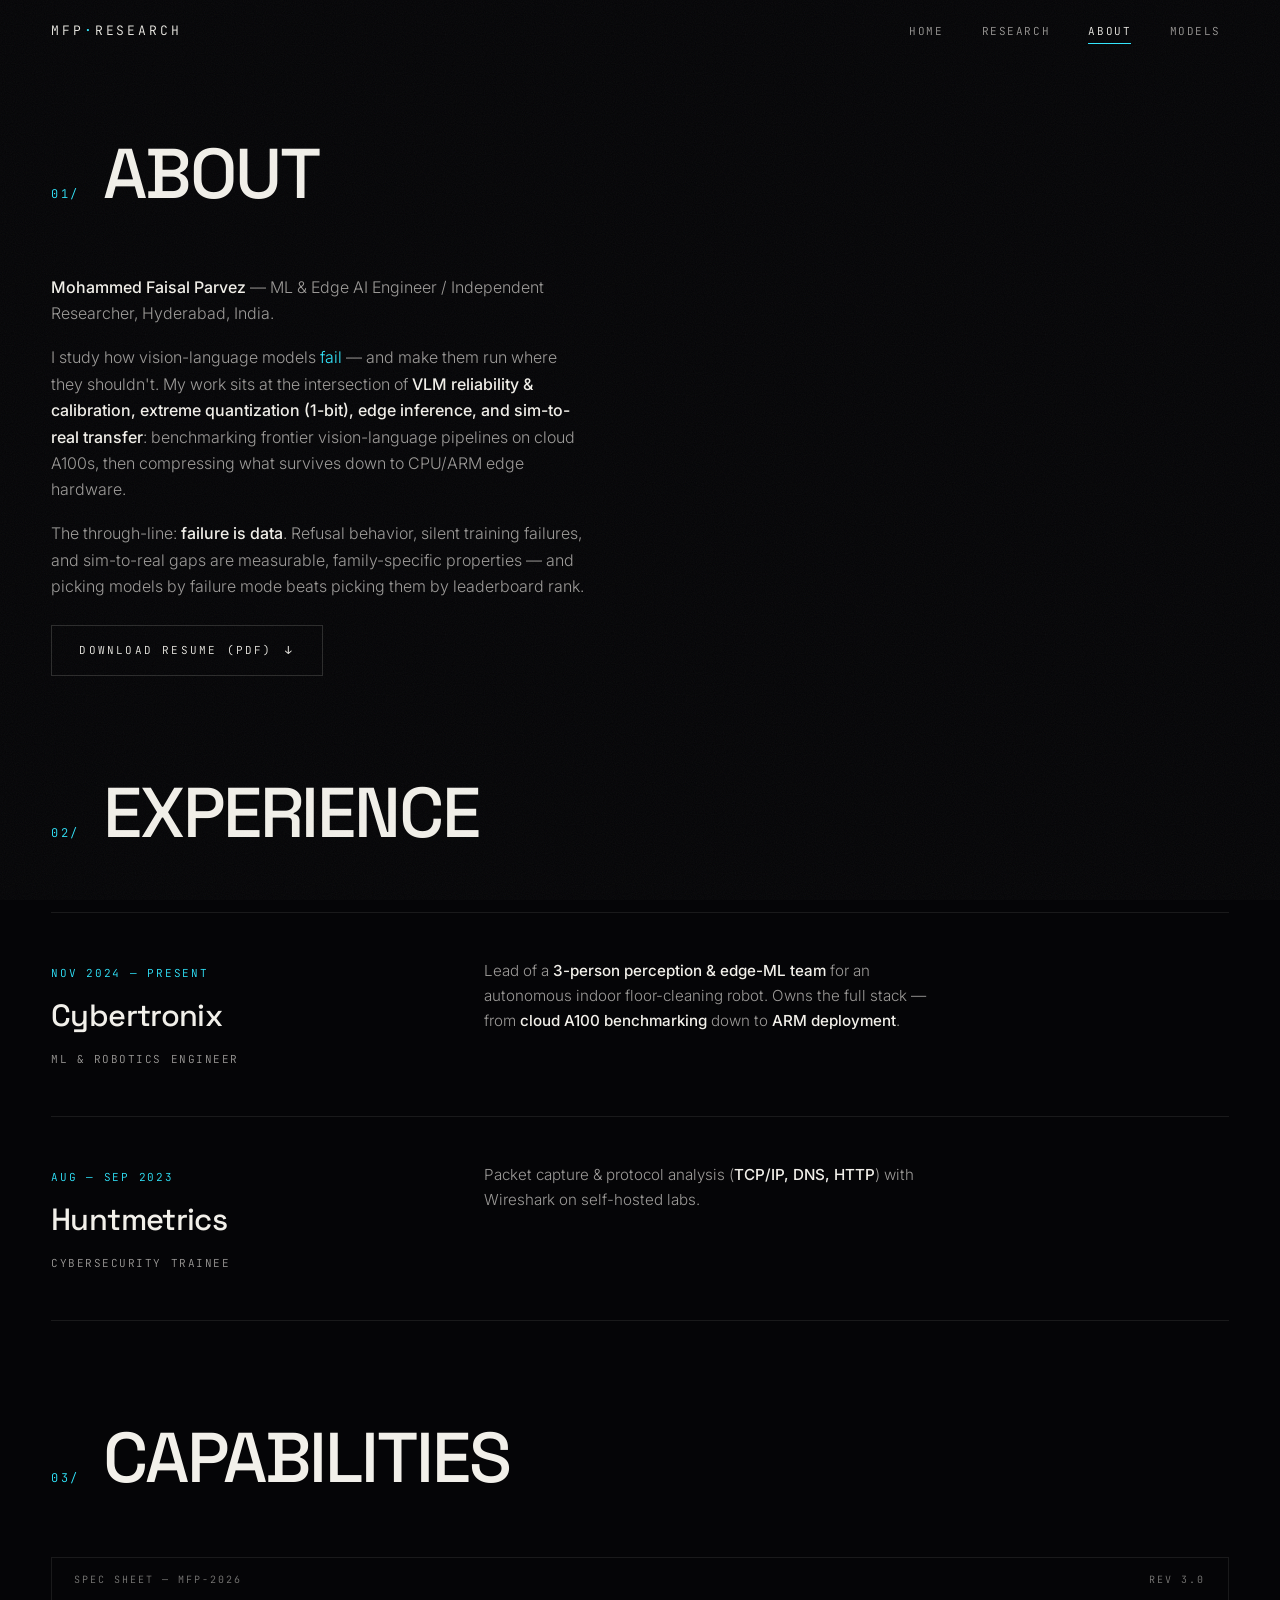
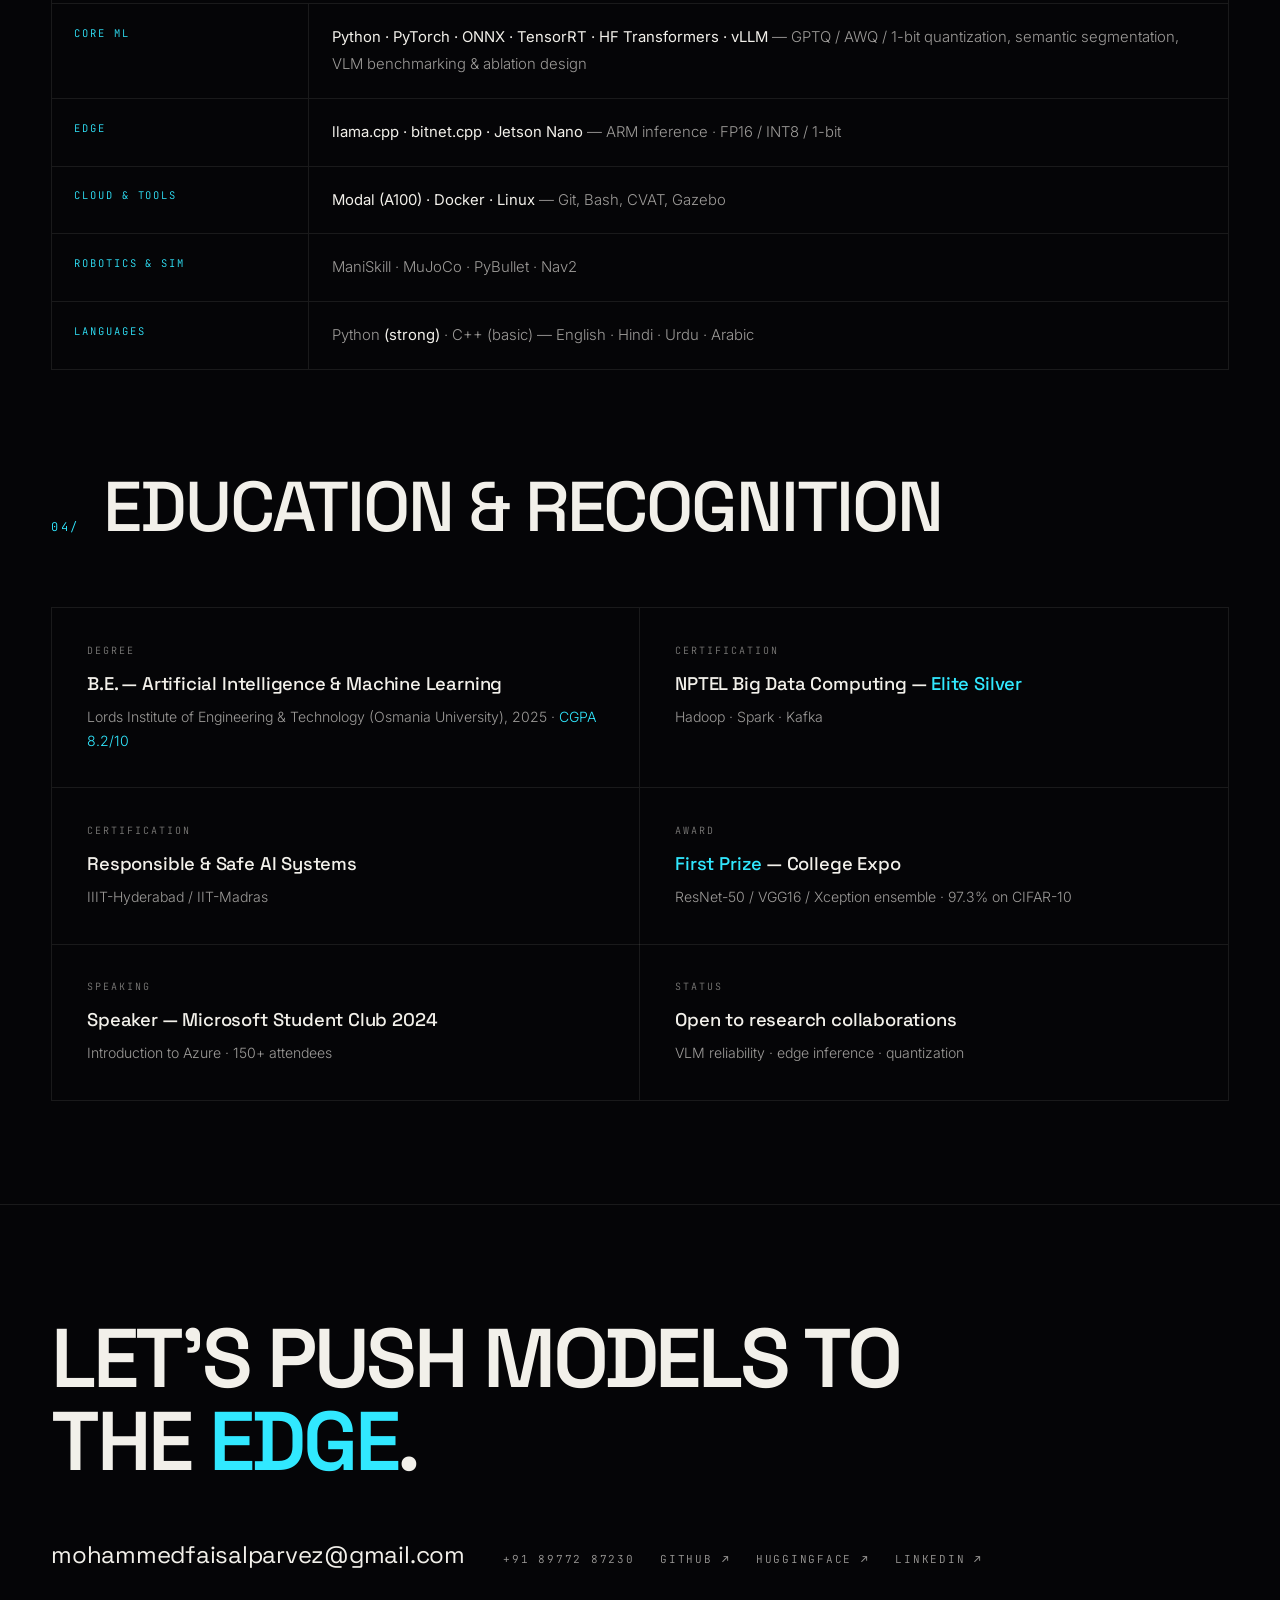
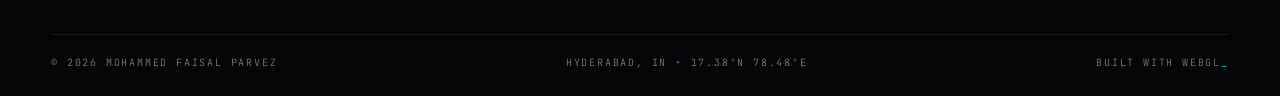
<file: about/index.html>
<!DOCTYPE html>
<html lang="en" class="no-js">
<head>
<meta charset="UTF-8">
<meta name="viewport" content="width=device-width, initial-scale=1.0">
<title>About — Mohammed Faisal Parvez</title>
<meta name="description" content="ML & Edge AI Engineer at Cybertronix, independent researcher in Hyderabad. Experience, capabilities spec-sheet, education, awards, and languages.">
<meta name="author" content="Mohammed Faisal Parvez">
<meta name="theme-color" content="#050507">
<meta property="og:type" content="website">
<meta property="og:title" content="About — Mohammed Faisal Parvez">
<meta property="og:description" content="ML & Edge AI Engineer at Cybertronix, independent researcher in Hyderabad. Experience, capabilities spec-sheet, education, awards, and languages.">
<meta property="og:site_name" content="Mohammed Faisal Parvez — Research">

<meta property="og:image" content="/assets/og.png">
<meta property="og:image:width" content="1200">
<meta property="og:image:height" content="630">
<meta name="twitter:card" content="summary_large_image">
<meta name="twitter:title" content="About — Mohammed Faisal Parvez">
<meta name="twitter:description" content="ML & Edge AI Engineer at Cybertronix, independent researcher in Hyderabad. Experience, capabilities spec-sheet, education, awards, and languages.">
<meta name="twitter:image" content="/assets/og.png">
<link rel="icon" href="data:image/svg+xml,%3Csvg xmlns='http://www.w3.org/2000/svg' viewBox='0 0 64 64'%3E%3Crect width='64' height='64' fill='%23050507'/%3E%3Ctext x='50%25' y='54%25' dominant-baseline='middle' text-anchor='middle' font-family='monospace' font-size='34' fill='%2331e8ff'%3EF.%3C/text%3E%3C/svg%3E">
<script>(function(){var d=document.documentElement;d.className=d.className.replace("no-js","js");try{if(!matchMedia("(prefers-reduced-motion: reduce)").matches&&!sessionStorage.getItem("mfpPre")){sessionStorage.setItem("mfpPre","1");d.classList.add("preload");}else{d.classList.add("ready");}}catch(e){d.classList.add("ready");}})();</script>
<link rel="preconnect" href="https://fonts.googleapis.com">
<link rel="preconnect" href="https://fonts.gstatic.com" crossorigin>
<link href="https://fonts.googleapis.com/css2?family=Space+Grotesk:wght@300;400;500;600;700&family=Inter:wght@300;400;500&family=JetBrains+Mono:wght@300;400;500&display=swap" rel="stylesheet">
<link rel="stylesheet" href="../assets/css/main.css">
<script defer src="../assets/js/main.js"></script>
</head>
<body>
<div class="preloader" id="preloader" aria-hidden="true">
  <div class="preloader-inner">
    <div class="pre-count"><span id="preNum">000</span><sup>%</sup></div>
    <div class="pre-log mono">
      <span class="lg-line" id="preLog">initializing runtime…</span>
      <span class="lg-line" style="color:var(--ivory-faint)">MFP / RESEARCH INDEX v3.0</span>
    </div>
  </div>
  <div class="pre-bar"><i id="preBar"></i></div>
</div>
<div class="grain" aria-hidden="true"></div>
<div class="scroll-progress" id="scrollProgress" aria-hidden="true"></div>
<div id="top-sentinel" style="position:absolute;top:0;left:0;width:1px;height:80px;pointer-events:none" aria-hidden="true"></div>
<header class="nav">
  <a href="../" class="nav-logo" aria-label="Home — MFP Research">MFP<b>·</b>RESEARCH</a>
  <nav class="nav-links" aria-label="Primary">
    <a href="../">Home</a>
    <a href="../research/">Research</a>
    <a href="../about/" aria-current="page">About</a>
    <a href="../models/">Models</a>
  </nav>
</header>
<main id="main">

<section style="padding-top:clamp(2.5rem,6vw,4.5rem)" aria-labelledby="bio-h">
  <div class="sec-head">
    <span class="sec-num">01/</span>
    <h2 class="sec-title rv" id="bio-h">About</h2>
  </div>
  <div class="prose rv">
    <p><strong>Mohammed Faisal Parvez</strong> — ML &amp; Edge AI Engineer / Independent Researcher, Hyderabad, India.</p>
    <p>I study how vision-language models <span class="acc">fail</span> — and make them run where they shouldn't. My work sits at the intersection of <strong>VLM reliability &amp; calibration, extreme quantization (1-bit), edge inference, and sim-to-real transfer</strong>: benchmarking frontier vision-language pipelines on cloud A100s, then compressing what survives down to CPU/ARM edge hardware.</p>
    <p>The through-line: <strong>failure is data</strong>. Refusal behavior, silent training failures, and sim-to-real gaps are measurable, family-specific properties — and picking models by failure mode beats picking them by leaderboard rank.</p>
    <p style="margin-top:1.6rem"><a class="btn" href="../assets/resume.pdf" download="Mohammed-Faisal-Parvez-Resume.pdf"><span>Download Resume (PDF)</span><span class="arrow" aria-hidden="true">↓</span></a></p>
  </div>
</section>

<section style="padding-top:clamp(4rem,8vw,7rem)" aria-labelledby="xp-h">
  <div class="sec-head">
    <span class="sec-num">02/</span>
    <h2 class="sec-title rv" id="xp-h">Experience</h2>
  </div>
  <div class="xp-list" data-rv-group>
    <div class="xp-item rv">
      <div>
        <span class="xp-when">Nov 2024 — Present</span>
        <h3 class="xp-org">Cybertronix</h3>
        <span class="xp-role">ML &amp; Robotics Engineer</span>
      </div>
      <p class="xp-desc">Lead of a <strong>3-person perception &amp; edge-ML team</strong> for an autonomous indoor floor-cleaning robot. Owns the full stack — from <strong>cloud A100 benchmarking</strong> down to <strong>ARM deployment</strong>.</p>
    </div>
    <div class="xp-item rv">
      <div>
        <span class="xp-when">Aug — Sep 2023</span>
        <h3 class="xp-org">Huntmetrics</h3>
        <span class="xp-role">Cybersecurity Trainee</span>
      </div>
      <p class="xp-desc">Packet capture &amp; protocol analysis (<strong>TCP/IP, DNS, HTTP</strong>) with Wireshark on self-hosted labs.</p>
    </div>
  </div>
</section>

<section style="padding-top:clamp(4rem,8vw,7rem)" aria-labelledby="caps-h">
  <div class="sec-head">
    <span class="sec-num">03/</span>
    <h2 class="sec-title rv" id="caps-h">Capabilities</h2>
  </div>
  <dl class="caps-sheet rv">
    <div class="caps-sheet-head"><span>Spec sheet — MFP-2026</span><span>rev 3.0</span></div>
    <div class="caps-row"><dt>Core ML</dt><dd><b>Python · PyTorch · ONNX · TensorRT · HF Transformers · vLLM</b> — GPTQ / AWQ / 1-bit quantization, semantic segmentation, VLM benchmarking &amp; ablation design</dd></div>
    <div class="caps-row"><dt>Edge</dt><dd><b>llama.cpp · bitnet.cpp · Jetson Nano</b> — ARM inference · FP16 / INT8 / 1-bit</dd></div>
    <div class="caps-row"><dt>Cloud &amp; Tools</dt><dd><b>Modal (A100) · Docker · Linux</b> — Git, Bash, CVAT, Gazebo</dd></div>
    <div class="caps-row"><dt>Robotics &amp; Sim</dt><dd>ManiSkill · MuJoCo · PyBullet · Nav2</dd></div>
    <div class="caps-row"><dt>Languages</dt><dd>Python <b>(strong)</b> · C++ (basic) — English · Hindi · Urdu · Arabic</dd></div>
  </dl>
</section>

<section style="padding-top:clamp(4rem,8vw,7rem)" aria-labelledby="edu-h">
  <div class="sec-head">
    <span class="sec-num">04/</span>
    <h2 class="sec-title rv" id="edu-h">Education &amp; Recognition</h2>
  </div>
  <div class="edu-grid" data-rv-group>
    <div class="edu-cell rv">
      <span class="edu-k">Degree</span>
      <h3>B.E. — Artificial Intelligence &amp; Machine Learning</h3>
      <p>Lords Institute of Engineering &amp; Technology (Osmania University), 2025 · <span class="acc">CGPA 8.2/10</span></p>
    </div>
    <div class="edu-cell rv">
      <span class="edu-k">Certification</span>
      <h3>NPTEL Big Data Computing — <span class="acc">Elite Silver</span></h3>
      <p>Hadoop · Spark · Kafka</p>
    </div>
    <div class="edu-cell rv">
      <span class="edu-k">Certification</span>
      <h3>Responsible &amp; Safe AI Systems</h3>
      <p>IIIT-Hyderabad / IIT-Madras</p>
    </div>
    <div class="edu-cell rv">
      <span class="edu-k">Award</span>
      <h3><span class="acc">First Prize</span> — College Expo</h3>
      <p>ResNet-50 / VGG16 / Xception ensemble · 97.3% on CIFAR-10</p>
    </div>
    <div class="edu-cell rv">
      <span class="edu-k">Speaking</span>
      <h3>Speaker — Microsoft Student Club 2024</h3>
      <p>Introduction to Azure · 150+ attendees</p>
    </div>
    <div class="edu-cell rv">
      <span class="edu-k">Status</span>
      <h3>Open to research collaborations</h3>
      <p>VLM reliability · edge inference · quantization</p>
    </div>
  </div>
</section>
<footer class="site-footer" id="contact">
  <h2 class="footer-big rv">Let's push models to the <em>edge</em>.</h2>
  <div class="footer-links rv">
    <a class="footer-email u-sweep" href="mailto:mohammedfaisalparvez@gmail.com">mohammedfaisalparvez@gmail.com</a>
    <div class="footer-secondary">
      <a class="u-sweep" href="tel:+918977287230">+91 89772 87230</a>
      <a class="u-sweep" href="https://github.com/faisalhacks" target="_blank" rel="noopener">GitHub ↗</a>
      <a class="u-sweep" href="https://huggingface.co/Mohaaxa" target="_blank" rel="noopener">HuggingFace ↗</a>
      <a class="u-sweep" href="https://www.linkedin.com/in/mohammed-faisal-parvez-621368241" target="_blank" rel="noopener">LinkedIn ↗</a>
    </div>
  </div>
  <div class="footer-base">
    <span>© 2026 Mohammed Faisal Parvez</span>
    <span>Hyderabad, IN <span class="acc">·</span> 17.38°N 78.48°E</span>
    <span>Built with WebGL<span class="acc">_</span></span>
  </div>
</footer>
</main>
</body>
</html>
</file>
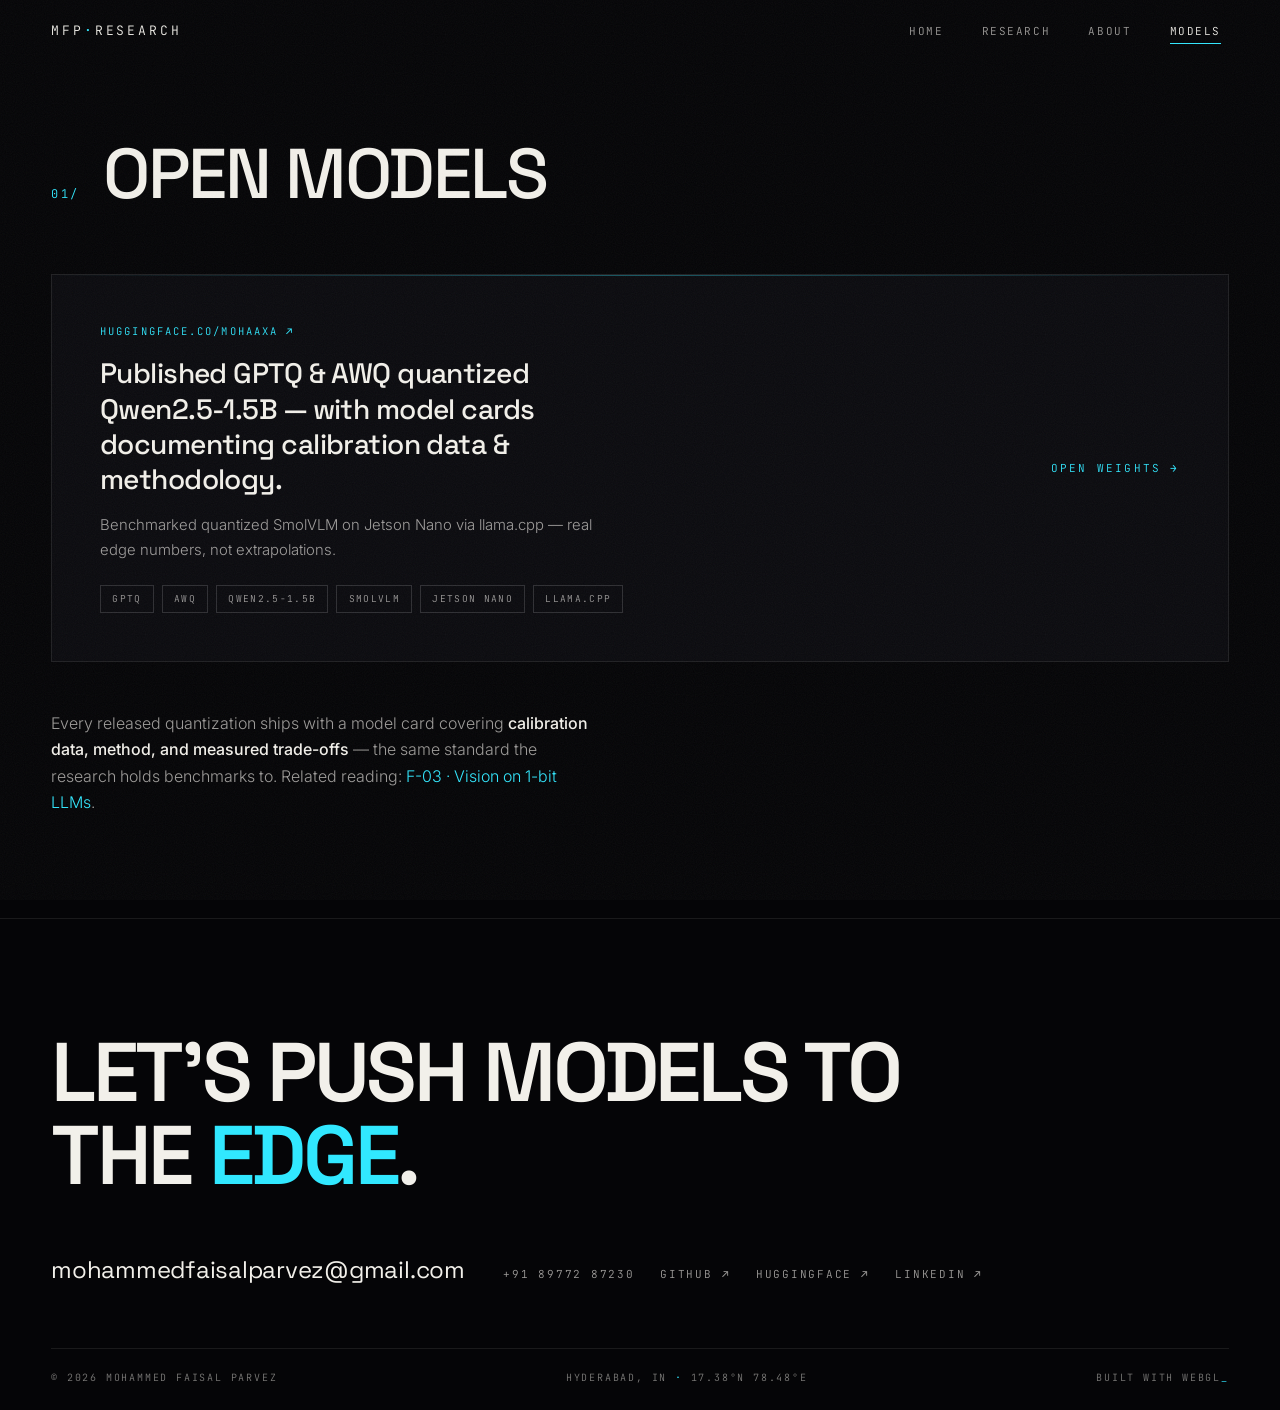
<file: models/index.html>
<!DOCTYPE html>
<html lang="en" class="no-js">
<head>
<meta charset="UTF-8">
<meta name="viewport" content="width=device-width, initial-scale=1.0">
<title>Open Models — Mohammed Faisal Parvez</title>
<meta name="description" content="Published GPTQ & AWQ quantized Qwen2.5-1.5B with documented calibration methodology; SmolVLM benchmarked on Jetson Nano via llama.cpp. Open weights on HuggingFace.">
<meta name="author" content="Mohammed Faisal Parvez">
<meta name="theme-color" content="#050507">
<meta property="og:type" content="website">
<meta property="og:title" content="Open Models — Mohammed Faisal Parvez">
<meta property="og:description" content="Published GPTQ & AWQ quantized Qwen2.5-1.5B with documented calibration methodology; SmolVLM benchmarked on Jetson Nano via llama.cpp. Open weights on HuggingFace.">
<meta property="og:site_name" content="Mohammed Faisal Parvez — Research">

<meta property="og:image" content="/assets/og.png">
<meta property="og:image:width" content="1200">
<meta property="og:image:height" content="630">
<meta name="twitter:card" content="summary_large_image">
<meta name="twitter:title" content="Open Models — Mohammed Faisal Parvez">
<meta name="twitter:description" content="Published GPTQ & AWQ quantized Qwen2.5-1.5B with documented calibration methodology; SmolVLM benchmarked on Jetson Nano via llama.cpp. Open weights on HuggingFace.">
<meta name="twitter:image" content="/assets/og.png">
<link rel="icon" href="data:image/svg+xml,%3Csvg xmlns='http://www.w3.org/2000/svg' viewBox='0 0 64 64'%3E%3Crect width='64' height='64' fill='%23050507'/%3E%3Ctext x='50%25' y='54%25' dominant-baseline='middle' text-anchor='middle' font-family='monospace' font-size='34' fill='%2331e8ff'%3EF.%3C/text%3E%3C/svg%3E">
<script>(function(){var d=document.documentElement;d.className=d.className.replace("no-js","js");try{if(!matchMedia("(prefers-reduced-motion: reduce)").matches&&!sessionStorage.getItem("mfpPre")){sessionStorage.setItem("mfpPre","1");d.classList.add("preload");}else{d.classList.add("ready");}}catch(e){d.classList.add("ready");}})();</script>
<link rel="preconnect" href="https://fonts.googleapis.com">
<link rel="preconnect" href="https://fonts.gstatic.com" crossorigin>
<link href="https://fonts.googleapis.com/css2?family=Space+Grotesk:wght@300;400;500;600;700&family=Inter:wght@300;400;500&family=JetBrains+Mono:wght@300;400;500&display=swap" rel="stylesheet">
<link rel="stylesheet" href="../assets/css/main.css">
<script defer src="../assets/js/main.js"></script>
</head>
<body>
<div class="preloader" id="preloader" aria-hidden="true">
  <div class="preloader-inner">
    <div class="pre-count"><span id="preNum">000</span><sup>%</sup></div>
    <div class="pre-log mono">
      <span class="lg-line" id="preLog">initializing runtime…</span>
      <span class="lg-line" style="color:var(--ivory-faint)">MFP / RESEARCH INDEX v3.0</span>
    </div>
  </div>
  <div class="pre-bar"><i id="preBar"></i></div>
</div>
<div class="grain" aria-hidden="true"></div>
<div class="scroll-progress" id="scrollProgress" aria-hidden="true"></div>
<div id="top-sentinel" style="position:absolute;top:0;left:0;width:1px;height:80px;pointer-events:none" aria-hidden="true"></div>
<header class="nav">
  <a href="../" class="nav-logo" aria-label="Home — MFP Research">MFP<b>·</b>RESEARCH</a>
  <nav class="nav-links" aria-label="Primary">
    <a href="../">Home</a>
    <a href="../research/">Research</a>
    <a href="../about/">About</a>
    <a href="../models/" aria-current="page">Models</a>
  </nav>
</header>
<main id="main">

<section style="padding-top:clamp(2.5rem,6vw,4.5rem)" aria-labelledby="models-h">
  <div class="sec-head">
    <span class="sec-num">01/</span>
    <h2 class="sec-title rv" id="models-h">Open Models</h2>
  </div>
  <a class="model-card rv" href="https://huggingface.co/Mohaaxa" target="_blank" rel="noopener">
    <div>
      <span class="model-tag">huggingface.co/Mohaaxa ↗</span>
      <h3>Published GPTQ &amp; AWQ quantized Qwen2.5-1.5B — with model cards documenting calibration data &amp; methodology.</h3>
      <p>Benchmarked quantized SmolVLM on Jetson Nano via llama.cpp — real edge numbers, not extrapolations.</p>
      <div class="model-chips">
        <span class="chip">GPTQ</span><span class="chip">AWQ</span><span class="chip">Qwen2.5-1.5B</span><span class="chip">SmolVLM</span><span class="chip">Jetson Nano</span><span class="chip">llama.cpp</span>
      </div>
    </div>
    <span class="model-cta">Open weights →</span>
  </a>
  <div class="prose rv" style="margin-top:clamp(2rem,4vw,3rem)">
    <p>Every released quantization ships with a model card covering <strong>calibration data, method, and measured trade-offs</strong> — the same standard the research holds benchmarks to. Related reading: <a class="u-sweep acc" href="../research/1bit-vision/">F-03 · Vision on 1-bit LLMs</a>.</p>
  </div>
</section>
<footer class="site-footer" id="contact">
  <h2 class="footer-big rv">Let's push models to the <em>edge</em>.</h2>
  <div class="footer-links rv">
    <a class="footer-email u-sweep" href="mailto:mohammedfaisalparvez@gmail.com">mohammedfaisalparvez@gmail.com</a>
    <div class="footer-secondary">
      <a class="u-sweep" href="tel:+918977287230">+91 89772 87230</a>
      <a class="u-sweep" href="https://github.com/faisalhacks" target="_blank" rel="noopener">GitHub ↗</a>
      <a class="u-sweep" href="https://huggingface.co/Mohaaxa" target="_blank" rel="noopener">HuggingFace ↗</a>
      <a class="u-sweep" href="https://www.linkedin.com/in/mohammed-faisal-parvez-621368241" target="_blank" rel="noopener">LinkedIn ↗</a>
    </div>
  </div>
  <div class="footer-base">
    <span>© 2026 Mohammed Faisal Parvez</span>
    <span>Hyderabad, IN <span class="acc">·</span> 17.38°N 78.48°E</span>
    <span>Built with WebGL<span class="acc">_</span></span>
  </div>
</footer>
</main>
</body>
</html>
</file>
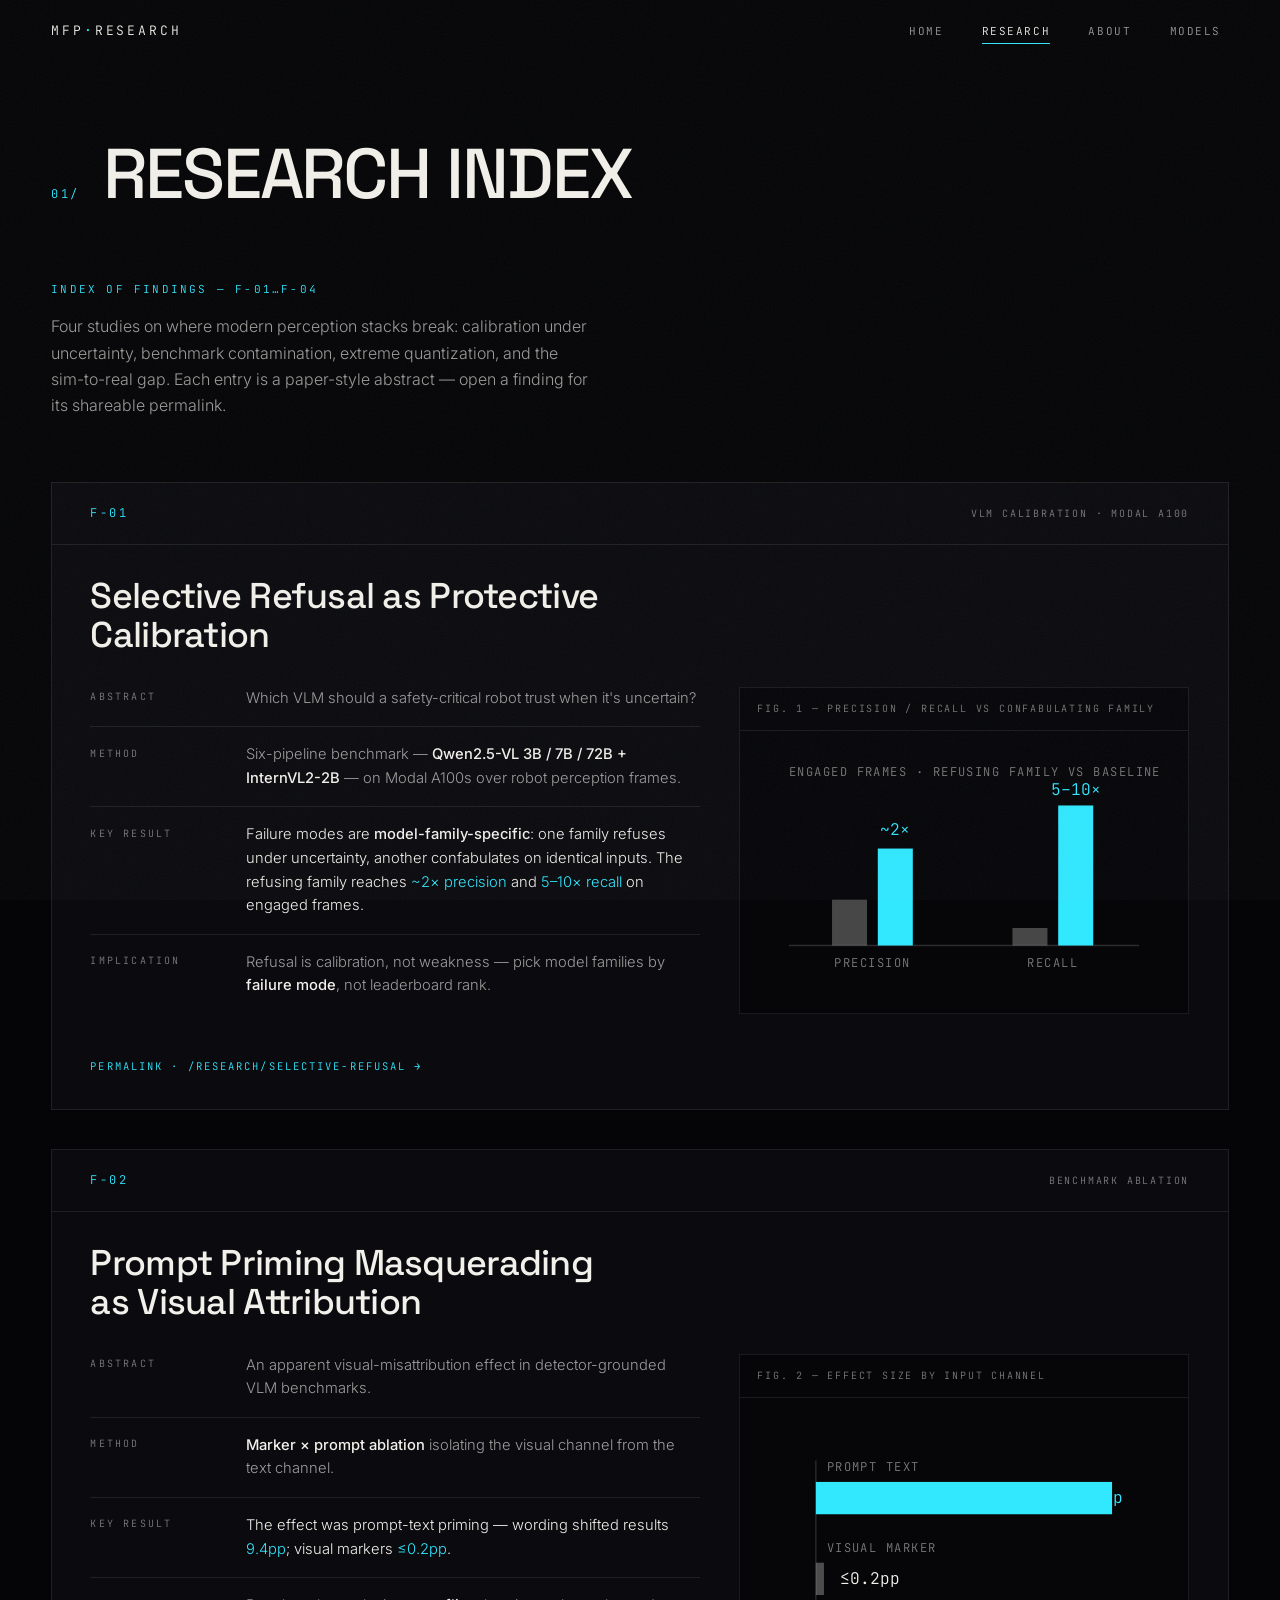
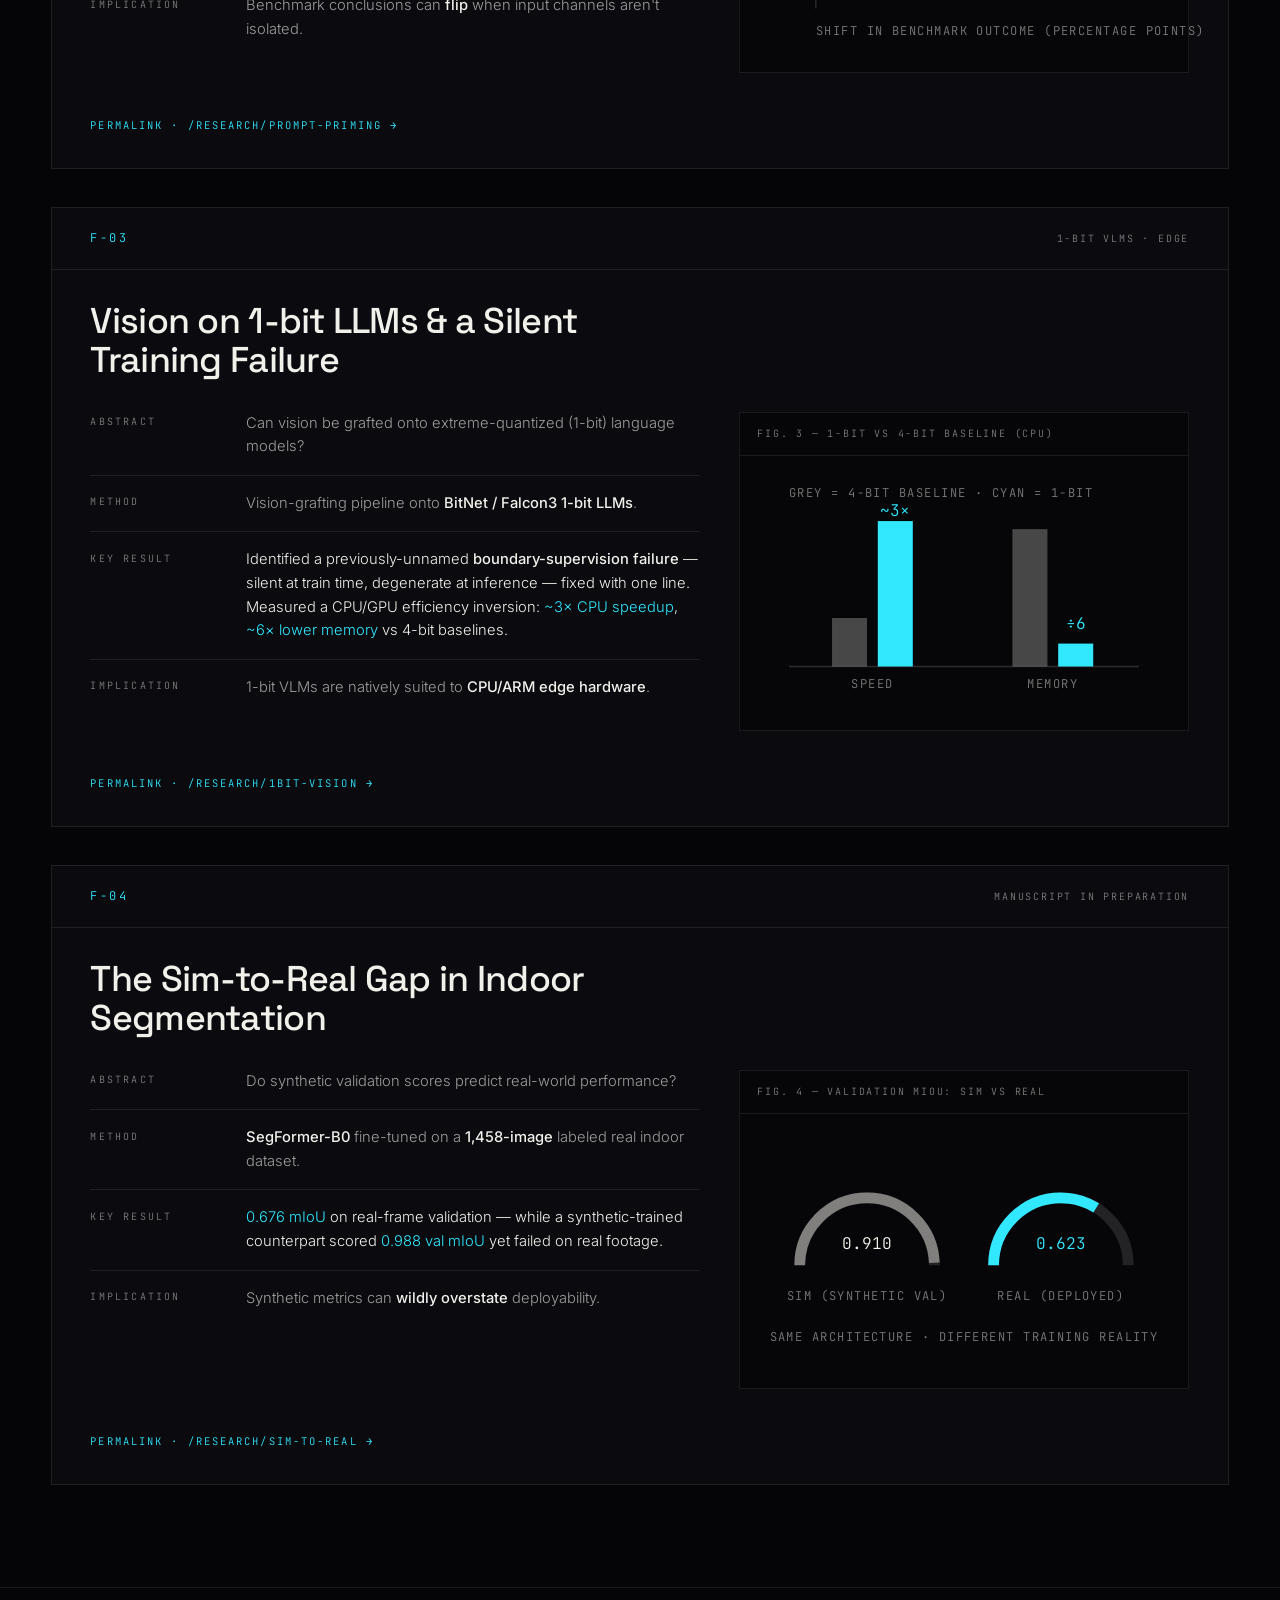
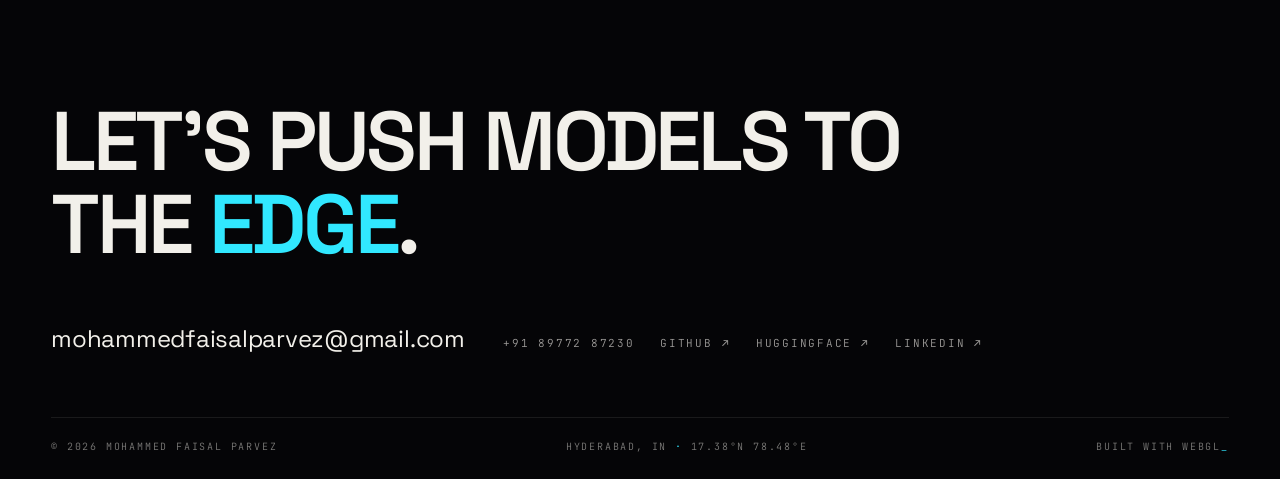
<file: research/index.html>
<!DOCTYPE html>
<html lang="en" class="no-js">
<head>
<meta charset="UTF-8">
<meta name="viewport" content="width=device-width, initial-scale=1.0">
<title>Research Index — Mohammed Faisal Parvez</title>
<meta name="description" content="Four findings on where perception stacks break: selective refusal as calibration, prompt priming vs visual attribution, vision on 1-bit LLMs, and the sim-to-real segmentation gap.">
<meta name="author" content="Mohammed Faisal Parvez">
<meta name="theme-color" content="#050507">
<meta property="og:type" content="website">
<meta property="og:title" content="Research Index — Mohammed Faisal Parvez">
<meta property="og:description" content="Four findings on where perception stacks break: selective refusal as calibration, prompt priming vs visual attribution, vision on 1-bit LLMs, and the sim-to-real segmentation gap.">
<meta property="og:site_name" content="Mohammed Faisal Parvez — Research">

<meta property="og:image" content="/assets/og.png">
<meta property="og:image:width" content="1200">
<meta property="og:image:height" content="630">
<meta name="twitter:card" content="summary_large_image">
<meta name="twitter:title" content="Research Index — Mohammed Faisal Parvez">
<meta name="twitter:description" content="Four findings on where perception stacks break: selective refusal as calibration, prompt priming vs visual attribution, vision on 1-bit LLMs, and the sim-to-real segmentation gap.">
<meta name="twitter:image" content="/assets/og.png">
<link rel="icon" href="data:image/svg+xml,%3Csvg xmlns='http://www.w3.org/2000/svg' viewBox='0 0 64 64'%3E%3Crect width='64' height='64' fill='%23050507'/%3E%3Ctext x='50%25' y='54%25' dominant-baseline='middle' text-anchor='middle' font-family='monospace' font-size='34' fill='%2331e8ff'%3EF.%3C/text%3E%3C/svg%3E">
<script>(function(){var d=document.documentElement;d.className=d.className.replace("no-js","js");try{if(!matchMedia("(prefers-reduced-motion: reduce)").matches&&!sessionStorage.getItem("mfpPre")){sessionStorage.setItem("mfpPre","1");d.classList.add("preload");}else{d.classList.add("ready");}}catch(e){d.classList.add("ready");}})();</script>
<link rel="preconnect" href="https://fonts.googleapis.com">
<link rel="preconnect" href="https://fonts.gstatic.com" crossorigin>
<link href="https://fonts.googleapis.com/css2?family=Space+Grotesk:wght@300;400;500;600;700&family=Inter:wght@300;400;500&family=JetBrains+Mono:wght@300;400;500&display=swap" rel="stylesheet">
<link rel="stylesheet" href="../assets/css/main.css">
<script defer src="../assets/js/main.js"></script>
</head>
<body>
<div class="preloader" id="preloader" aria-hidden="true">
  <div class="preloader-inner">
    <div class="pre-count"><span id="preNum">000</span><sup>%</sup></div>
    <div class="pre-log mono">
      <span class="lg-line" id="preLog">initializing runtime…</span>
      <span class="lg-line" style="color:var(--ivory-faint)">MFP / RESEARCH INDEX v3.0</span>
    </div>
  </div>
  <div class="pre-bar"><i id="preBar"></i></div>
</div>
<div class="grain" aria-hidden="true"></div>
<div class="scroll-progress" id="scrollProgress" aria-hidden="true"></div>
<div id="top-sentinel" style="position:absolute;top:0;left:0;width:1px;height:80px;pointer-events:none" aria-hidden="true"></div>
<header class="nav">
  <a href="../" class="nav-logo" aria-label="Home — MFP Research">MFP<b>·</b>RESEARCH</a>
  <nav class="nav-links" aria-label="Primary">
    <a href="../">Home</a>
    <a href="../research/" aria-current="page">Research</a>
    <a href="../about/">About</a>
    <a href="../models/">Models</a>
  </nav>
</header>
<main id="main">

<section class="research" style="padding-top:clamp(2.5rem,6vw,4.5rem)" aria-labelledby="rx-h">
  <div class="sec-head">
    <span class="sec-num">01/</span>
    <h2 class="sec-title rv" id="rx-h">Research Index</h2>
  </div>
  <div class="prose rv" style="margin-bottom:clamp(2.5rem,5vw,4rem)">
    <p><span class="mono acc" style="font-size:11px;letter-spacing:.2em;text-transform:uppercase">Index of findings — F-01…F-04</span></p>
    <p style="margin-top:.8rem">Four studies on where modern perception stacks break: calibration under uncertainty, benchmark contamination, extreme quantization, and the sim-to-real gap. Each entry is a paper-style abstract — open a finding for its shareable permalink.</p>
  </div>
  <div class="rx-list">
    <article class="rx-card rv" id="selective-refusal">
      <div class="rx-card-head">
        <span class="rx-id">F-01</span>
        <span class="rx-status">VLM Calibration · Modal A100</span>
      </div>
      <h3 class="rx-title"><a href="selective-refusal/">Selective Refusal as Protective Calibration</a></h3>
      <div class="rx-body">
        <dl class="rx-rows">
  <div class="rx-row"><dt>Abstract</dt><dd>Which VLM should a safety-critical robot trust when it's uncertain?</dd></div>
  <div class="rx-row"><dt>Method</dt><dd>Six-pipeline benchmark — <strong>Qwen2.5-VL 3B / 7B / 72B + InternVL2-2B</strong> — on Modal A100s over robot perception frames.</dd></div>
  <div class="rx-row rx-row--key"><dt>Key Result</dt><dd>Failure modes are <strong>model-family-specific</strong>: one family refuses under uncertainty, another confabulates on identical inputs. The refusing family reaches <span class="acc">~2× precision</span> and <span class="acc">5–10× recall</span> on engaged frames.</dd></div>
  <div class="rx-row"><dt>Implication</dt><dd>Refusal is calibration, not weakness — pick model families by <strong>failure mode</strong>, not leaderboard rank.</dd></div>
</dl>
        <figure class="rx-fig">
  <figcaption>Fig. 1 — Precision / recall vs confabulating family</figcaption>
  <div class="fig-wrap"><svg viewBox="0 0 300 170" role="img" aria-label="Bar chart: on engaged frames the refusing model family reaches about 2 times the precision and 5 to 10 times the recall of the confabulating family.">
  <line x1="20" y1="140" x2="280" y2="140" stroke="rgba(242,240,234,.16)" stroke-width="1"/>
  <rect class="figbar" x="52" y="106" width="26" height="34" fill="rgba(242,240,234,.28)"/>
  <rect class="figbar" x="86" y="68" width="26" height="72" fill="#31e8ff" style="transition-delay:.1s"/>
  <text class="fig-mono" x="82" y="156" text-anchor="middle">precision</text>
  <text class="fig-lab fig-val fig-val--acc" x="99" y="58" text-anchor="middle">~2×</text>
  <rect class="figbar" x="186" y="127" width="26" height="13" fill="rgba(242,240,234,.28)" style="transition-delay:.2s"/>
  <rect class="figbar" x="220" y="36" width="26" height="104" fill="#31e8ff" style="transition-delay:.3s"/>
  <text class="fig-mono" x="216" y="156" text-anchor="middle">recall</text>
  <text class="fig-lab fig-val fig-val--acc" x="233" y="28" text-anchor="middle">5–10×</text>
  <text class="fig-mono" x="20" y="14">engaged frames · refusing family vs baseline</text>
</svg></div>
</figure>
      </div>
      <a class="rx-perma u-sweep" href="selective-refusal/">Permalink · /research/selective-refusal →</a>
    </article>
    <article class="rx-card rv" id="prompt-priming">
      <div class="rx-card-head">
        <span class="rx-id">F-02</span>
        <span class="rx-status">Benchmark Ablation</span>
      </div>
      <h3 class="rx-title"><a href="prompt-priming/">Prompt Priming Masquerading as Visual Attribution</a></h3>
      <div class="rx-body">
        <dl class="rx-rows">
  <div class="rx-row"><dt>Abstract</dt><dd>An apparent visual-misattribution effect in detector-grounded VLM benchmarks.</dd></div>
  <div class="rx-row"><dt>Method</dt><dd><strong>Marker × prompt ablation</strong> isolating the visual channel from the text channel.</dd></div>
  <div class="rx-row rx-row--key"><dt>Key Result</dt><dd>The effect was prompt-text priming — wording shifted results <span class="acc">9.4pp</span>; visual markers <span class="acc">≤0.2pp</span>.</dd></div>
  <div class="rx-row"><dt>Implication</dt><dd>Benchmark conclusions can <strong>flip</strong> when input channels aren't isolated.</dd></div>
</dl>
        <figure class="rx-fig">
  <figcaption>Fig. 2 — Effect size by input channel</figcaption>
  <div class="fig-wrap"><svg viewBox="0 0 300 170" role="img" aria-label="Bar chart: prompt wording shifted benchmark outcomes by 9.4 percentage points while visual markers shifted them by at most 0.2 percentage points.">
  <line x1="40" y1="30" x2="40" y2="140" stroke="rgba(242,240,234,.16)" stroke-width="1"/>
  <text class="fig-mono" x="48" y="38">prompt text</text>
  <rect class="figbar-h" x="40" y="46" height="24" width="220" fill="#31e8ff"/>
  <text class="fig-lab fig-val fig-val--acc" x="268" y="62" text-anchor="end">9.4pp</text>
  <text class="fig-mono" x="48" y="98">visual marker</text>
  <rect class="figbar-h" x="40" y="106" height="24" width="6" fill="rgba(242,240,234,.3)" style="transition-delay:.15s"/>
  <text class="fig-lab fig-val" x="58" y="122">≤0.2pp</text>
  <text class="fig-mono" x="40" y="160">shift in benchmark outcome (percentage points)</text>
</svg></div>
</figure>
      </div>
      <a class="rx-perma u-sweep" href="prompt-priming/">Permalink · /research/prompt-priming →</a>
    </article>
    <article class="rx-card rv" id="1bit-vision">
      <div class="rx-card-head">
        <span class="rx-id">F-03</span>
        <span class="rx-status">1-bit VLMs · Edge</span>
      </div>
      <h3 class="rx-title"><a href="1bit-vision/">Vision on 1-bit LLMs &amp; a Silent Training Failure</a></h3>
      <div class="rx-body">
        <dl class="rx-rows">
  <div class="rx-row"><dt>Abstract</dt><dd>Can vision be grafted onto extreme-quantized (1-bit) language models?</dd></div>
  <div class="rx-row"><dt>Method</dt><dd>Vision-grafting pipeline onto <strong>BitNet / Falcon3 1-bit LLMs</strong>.</dd></div>
  <div class="rx-row rx-row--key"><dt>Key Result</dt><dd>Identified a previously-unnamed <strong>boundary-supervision failure</strong> — silent at train time, degenerate at inference — fixed with one line. Measured a CPU/GPU efficiency inversion: <span class="acc">~3× CPU speedup</span>, <span class="acc">~6× lower memory</span> vs 4-bit baselines.</dd></div>
  <div class="rx-row"><dt>Implication</dt><dd>1-bit VLMs are natively suited to <strong>CPU/ARM edge hardware</strong>.</dd></div>
</dl>
        <figure class="rx-fig">
  <figcaption>Fig. 3 — 1-bit vs 4-bit baseline (CPU)</figcaption>
  <div class="fig-wrap"><svg viewBox="0 0 300 170" role="img" aria-label="Bar chart: versus a 4-bit baseline on CPU, the 1-bit model runs about 3 times faster and uses about 6 times less memory.">
  <line x1="20" y1="140" x2="280" y2="140" stroke="rgba(242,240,234,.16)" stroke-width="1"/>
  <rect class="figbar" x="52" y="104" width="26" height="36" fill="rgba(242,240,234,.28)"/>
  <rect class="figbar" x="86" y="32" width="26" height="108" fill="#31e8ff" style="transition-delay:.1s"/>
  <text class="fig-mono" x="82" y="156" text-anchor="middle">speed</text>
  <text class="fig-lab fig-val fig-val--acc" x="99" y="28" text-anchor="middle">~3×</text>
  <rect class="figbar" x="186" y="38" width="26" height="102" fill="rgba(242,240,234,.28)" style="transition-delay:.2s"/>
  <rect class="figbar" x="220" y="123" width="26" height="17" fill="#31e8ff" style="transition-delay:.3s"/>
  <text class="fig-mono" x="216" y="156" text-anchor="middle">memory</text>
  <text class="fig-lab fig-val fig-val--acc" x="233" y="112" text-anchor="middle">÷6</text>
  <text class="fig-mono" x="20" y="14">grey = 4-bit baseline · cyan = 1-bit</text>
</svg></div>
</figure>
      </div>
      <a class="rx-perma u-sweep" href="1bit-vision/">Permalink · /research/1bit-vision →</a>
    </article>
    <article class="rx-card rv" id="sim-to-real">
      <div class="rx-card-head">
        <span class="rx-id">F-04</span>
        <span class="rx-status">Manuscript in preparation</span>
      </div>
      <h3 class="rx-title"><a href="sim-to-real/">The Sim-to-Real Gap in Indoor Segmentation</a></h3>
      <div class="rx-body">
        <dl class="rx-rows">
  <div class="rx-row"><dt>Abstract</dt><dd>Do synthetic validation scores predict real-world performance?</dd></div>
  <div class="rx-row"><dt>Method</dt><dd><strong>SegFormer-B0</strong> fine-tuned on a <strong>1,458-image</strong> labeled real indoor dataset.</dd></div>
  <div class="rx-row rx-row--key"><dt>Key Result</dt><dd><span class="acc">0.676 mIoU</span> on real-frame validation — while a synthetic-trained counterpart scored <span class="acc">0.988 val mIoU</span> yet failed on real footage.</dd></div>
  <div class="rx-row"><dt>Implication</dt><dd>Synthetic metrics can <strong>wildly overstate</strong> deployability.</dd></div>
</dl>
        <figure class="rx-fig">
  <figcaption>Fig. 4 — Validation mIoU: sim vs real</figcaption>
  <div class="fig-wrap"><svg viewBox="0 0 300 170" role="img" aria-label="Two gauges: the synthetic-trained model scores 0.988 validation mIoU while the real-trained model scores 0.676 on real frames — the same architecture under different training realities.">
  <g transform="translate(78,96)">
    <path d="M -50 0 A 50 50 0 0 1 50 0" fill="none" stroke="rgba(242,240,234,.12)" stroke-width="8"/>
    <path class="f4-arc" d="M -50 0 A 50 50 0 0 1 50 0" fill="none" stroke="rgba(242,240,234,.45)" stroke-width="8" pathLength="100" stroke-dasharray="100" stroke-dashoffset="100" style="--off:1.2"/>
    <text class="f4-num fig-val" y="-12" text-anchor="middle" font-size="20" data-target="0.988">0.988</text>
    <text class="fig-mono" y="26" text-anchor="middle">sim (synthetic val)</text>
  </g>
  <g transform="translate(222,96)">
    <path d="M -50 0 A 50 50 0 0 1 50 0" fill="none" stroke="rgba(242,240,234,.12)" stroke-width="8"/>
    <path class="f4-arc" d="M -50 0 A 50 50 0 0 1 50 0" fill="none" stroke="#31e8ff" stroke-width="8" pathLength="100" stroke-dasharray="100" stroke-dashoffset="100" style="--off:32.4"/>
    <text class="f4-num fig-val fig-val--acc" y="-12" text-anchor="middle" font-size="20" data-target="0.676">0.676</text>
    <text class="fig-mono" y="26" text-anchor="middle">real (deployed)</text>
  </g>
  <text class="fig-mono" x="150" y="152" text-anchor="middle">same architecture · different training reality</text>
</svg></div>
</figure>
      </div>
      <a class="rx-perma u-sweep" href="sim-to-real/">Permalink · /research/sim-to-real →</a>
    </article>
  </div>
</section>
<footer class="site-footer" id="contact">
  <h2 class="footer-big rv">Let's push models to the <em>edge</em>.</h2>
  <div class="footer-links rv">
    <a class="footer-email u-sweep" href="mailto:mohammedfaisalparvez@gmail.com">mohammedfaisalparvez@gmail.com</a>
    <div class="footer-secondary">
      <a class="u-sweep" href="tel:+918977287230">+91 89772 87230</a>
      <a class="u-sweep" href="https://github.com/faisalhacks" target="_blank" rel="noopener">GitHub ↗</a>
      <a class="u-sweep" href="https://huggingface.co/Mohaaxa" target="_blank" rel="noopener">HuggingFace ↗</a>
      <a class="u-sweep" href="https://www.linkedin.com/in/mohammed-faisal-parvez-621368241" target="_blank" rel="noopener">LinkedIn ↗</a>
    </div>
  </div>
  <div class="footer-base">
    <span>© 2026 Mohammed Faisal Parvez</span>
    <span>Hyderabad, IN <span class="acc">·</span> 17.38°N 78.48°E</span>
    <span>Built with WebGL<span class="acc">_</span></span>
  </div>
</footer>
</main>
</body>
</html>
</file>
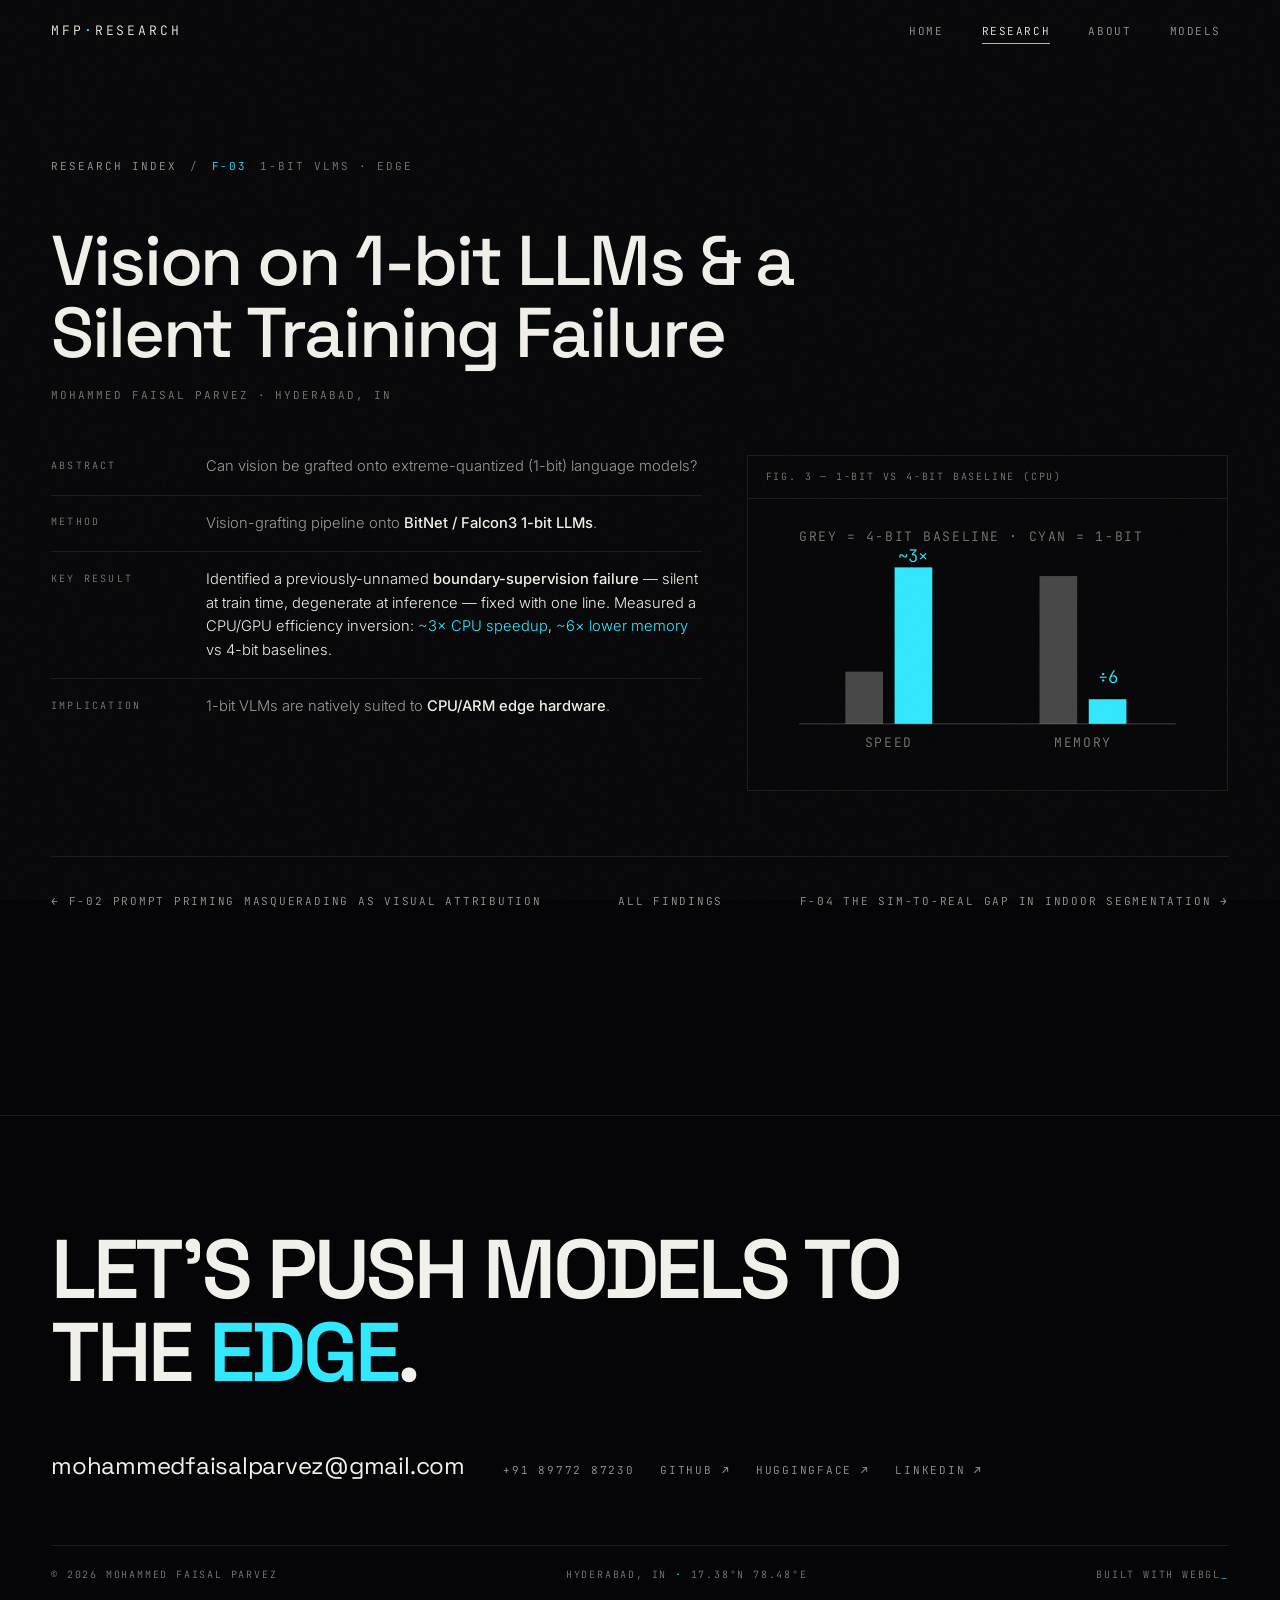
<file: research/1bit-vision/index.html>
<!DOCTYPE html>
<html lang="en" class="no-js">
<head>
<meta charset="UTF-8">
<meta name="viewport" content="width=device-width, initial-scale=1.0">
<title>F-03 · Vision on 1-bit LLMs & a Silent Training Failure — Mohammed Faisal Parvez</title>
<meta name="description" content="Grafting vision onto BitNet/Falcon3 1-bit LLMs surfaced a silent boundary-supervision failure — fixed with one line — and a CPU/GPU efficiency inversion: ~3x CPU speedup, ~6x lower memory vs 4-bit baselines.">
<meta name="author" content="Mohammed Faisal Parvez">
<meta name="theme-color" content="#050507">
<meta property="og:type" content="website">
<meta property="og:title" content="F-03 · Vision on 1-bit LLMs & a Silent Training Failure — Mohammed Faisal Parvez">
<meta property="og:description" content="Grafting vision onto BitNet/Falcon3 1-bit LLMs surfaced a silent boundary-supervision failure — fixed with one line — and a CPU/GPU efficiency inversion: ~3x CPU speedup, ~6x lower memory vs 4-bit baselines.">
<meta property="og:site_name" content="Mohammed Faisal Parvez — Research">

<meta property="og:image" content="/assets/og.png">
<meta property="og:image:width" content="1200">
<meta property="og:image:height" content="630">
<meta name="twitter:card" content="summary_large_image">
<meta name="twitter:title" content="F-03 · Vision on 1-bit LLMs & a Silent Training Failure — Mohammed Faisal Parvez">
<meta name="twitter:description" content="Grafting vision onto BitNet/Falcon3 1-bit LLMs surfaced a silent boundary-supervision failure — fixed with one line — and a CPU/GPU efficiency inversion: ~3x CPU speedup, ~6x lower memory vs 4-bit baselines.">
<meta name="twitter:image" content="/assets/og.png">
<link rel="icon" href="data:image/svg+xml,%3Csvg xmlns='http://www.w3.org/2000/svg' viewBox='0 0 64 64'%3E%3Crect width='64' height='64' fill='%23050507'/%3E%3Ctext x='50%25' y='54%25' dominant-baseline='middle' text-anchor='middle' font-family='monospace' font-size='34' fill='%2331e8ff'%3EF.%3C/text%3E%3C/svg%3E">
<script>(function(){var d=document.documentElement;d.className=d.className.replace("no-js","js");try{if(!matchMedia("(prefers-reduced-motion: reduce)").matches&&!sessionStorage.getItem("mfpPre")){sessionStorage.setItem("mfpPre","1");d.classList.add("preload");}else{d.classList.add("ready");}}catch(e){d.classList.add("ready");}})();</script>
<link rel="preconnect" href="https://fonts.googleapis.com">
<link rel="preconnect" href="https://fonts.gstatic.com" crossorigin>
<link href="https://fonts.googleapis.com/css2?family=Space+Grotesk:wght@300;400;500;600;700&family=Inter:wght@300;400;500&family=JetBrains+Mono:wght@300;400;500&display=swap" rel="stylesheet">
<link rel="stylesheet" href="../../assets/css/main.css">
<script defer src="../../assets/js/main.js"></script>
</head>
<body>
<div class="preloader" id="preloader" aria-hidden="true">
  <div class="preloader-inner">
    <div class="pre-count"><span id="preNum">000</span><sup>%</sup></div>
    <div class="pre-log mono">
      <span class="lg-line" id="preLog">initializing runtime…</span>
      <span class="lg-line" style="color:var(--ivory-faint)">MFP / RESEARCH INDEX v3.0</span>
    </div>
  </div>
  <div class="pre-bar"><i id="preBar"></i></div>
</div>
<div class="grain" aria-hidden="true"></div>
<div class="scroll-progress" id="scrollProgress" aria-hidden="true"></div>
<div id="top-sentinel" style="position:absolute;top:0;left:0;width:1px;height:80px;pointer-events:none" aria-hidden="true"></div>
<header class="nav">
  <a href="../../" class="nav-logo" aria-label="Home — MFP Research">MFP<b>·</b>RESEARCH</a>
  <nav class="nav-links" aria-label="Primary">
    <a href="../../">Home</a>
    <a href="../../research/" aria-current="page">Research</a>
    <a href="../../about/">About</a>
    <a href="../../models/">Models</a>
  </nav>
</header>
<main id="main">

<article class="paper">
  <nav class="paper-crumb" aria-label="Breadcrumb">
    <a href="../">Research Index</a><span aria-hidden="true">/</span><span class="acc">F-03</span><span>1-bit VLMs · Edge</span>
  </nav>
  <h1 class="paper-title rv">Vision on 1-bit LLMs &amp; a Silent Training Failure</h1>
  <p class="paper-status rv">Mohammed Faisal Parvez · Hyderabad, IN</p>
  <div class="paper-grid">
    <div class="rv"><dl class="rx-rows">
  <div class="rx-row"><dt>Abstract</dt><dd>Can vision be grafted onto extreme-quantized (1-bit) language models?</dd></div>
  <div class="rx-row"><dt>Method</dt><dd>Vision-grafting pipeline onto <strong>BitNet / Falcon3 1-bit LLMs</strong>.</dd></div>
  <div class="rx-row rx-row--key"><dt>Key Result</dt><dd>Identified a previously-unnamed <strong>boundary-supervision failure</strong> — silent at train time, degenerate at inference — fixed with one line. Measured a CPU/GPU efficiency inversion: <span class="acc">~3× CPU speedup</span>, <span class="acc">~6× lower memory</span> vs 4-bit baselines.</dd></div>
  <div class="rx-row"><dt>Implication</dt><dd>1-bit VLMs are natively suited to <strong>CPU/ARM edge hardware</strong>.</dd></div>
</dl></div>
    <div class="rv"><figure class="rx-fig">
  <figcaption>Fig. 3 — 1-bit vs 4-bit baseline (CPU)</figcaption>
  <div class="fig-wrap"><svg viewBox="0 0 300 170" role="img" aria-label="Bar chart: versus a 4-bit baseline on CPU, the 1-bit model runs about 3 times faster and uses about 6 times less memory.">
  <line x1="20" y1="140" x2="280" y2="140" stroke="rgba(242,240,234,.16)" stroke-width="1"/>
  <rect class="figbar" x="52" y="104" width="26" height="36" fill="rgba(242,240,234,.28)"/>
  <rect class="figbar" x="86" y="32" width="26" height="108" fill="#31e8ff" style="transition-delay:.1s"/>
  <text class="fig-mono" x="82" y="156" text-anchor="middle">speed</text>
  <text class="fig-lab fig-val fig-val--acc" x="99" y="28" text-anchor="middle">~3×</text>
  <rect class="figbar" x="186" y="38" width="26" height="102" fill="rgba(242,240,234,.28)" style="transition-delay:.2s"/>
  <rect class="figbar" x="220" y="123" width="26" height="17" fill="#31e8ff" style="transition-delay:.3s"/>
  <text class="fig-mono" x="216" y="156" text-anchor="middle">memory</text>
  <text class="fig-lab fig-val fig-val--acc" x="233" y="112" text-anchor="middle">÷6</text>
  <text class="fig-mono" x="20" y="14">grey = 4-bit baseline · cyan = 1-bit</text>
</svg></div>
</figure></div>
  </div>
  <nav class="paper-nav" aria-label="Finding navigation">
    <span><a href="../prompt-priming/">← F-02 Prompt Priming Masquerading as Visual Attribution</a></span>
    <a href="../">All findings</a>
    <span><a href="../sim-to-real/">F-04 The Sim-to-Real Gap in Indoor Segmentation →</a></span>
  </nav>
</article>
<footer class="site-footer" id="contact">
  <h2 class="footer-big rv">Let's push models to the <em>edge</em>.</h2>
  <div class="footer-links rv">
    <a class="footer-email u-sweep" href="mailto:mohammedfaisalparvez@gmail.com">mohammedfaisalparvez@gmail.com</a>
    <div class="footer-secondary">
      <a class="u-sweep" href="tel:+918977287230">+91 89772 87230</a>
      <a class="u-sweep" href="https://github.com/faisalhacks" target="_blank" rel="noopener">GitHub ↗</a>
      <a class="u-sweep" href="https://huggingface.co/Mohaaxa" target="_blank" rel="noopener">HuggingFace ↗</a>
      <a class="u-sweep" href="https://www.linkedin.com/in/mohammed-faisal-parvez-621368241" target="_blank" rel="noopener">LinkedIn ↗</a>
    </div>
  </div>
  <div class="footer-base">
    <span>© 2026 Mohammed Faisal Parvez</span>
    <span>Hyderabad, IN <span class="acc">·</span> 17.38°N 78.48°E</span>
    <span>Built with WebGL<span class="acc">_</span></span>
  </div>
</footer>
</main>
</body>
</html>
</file>
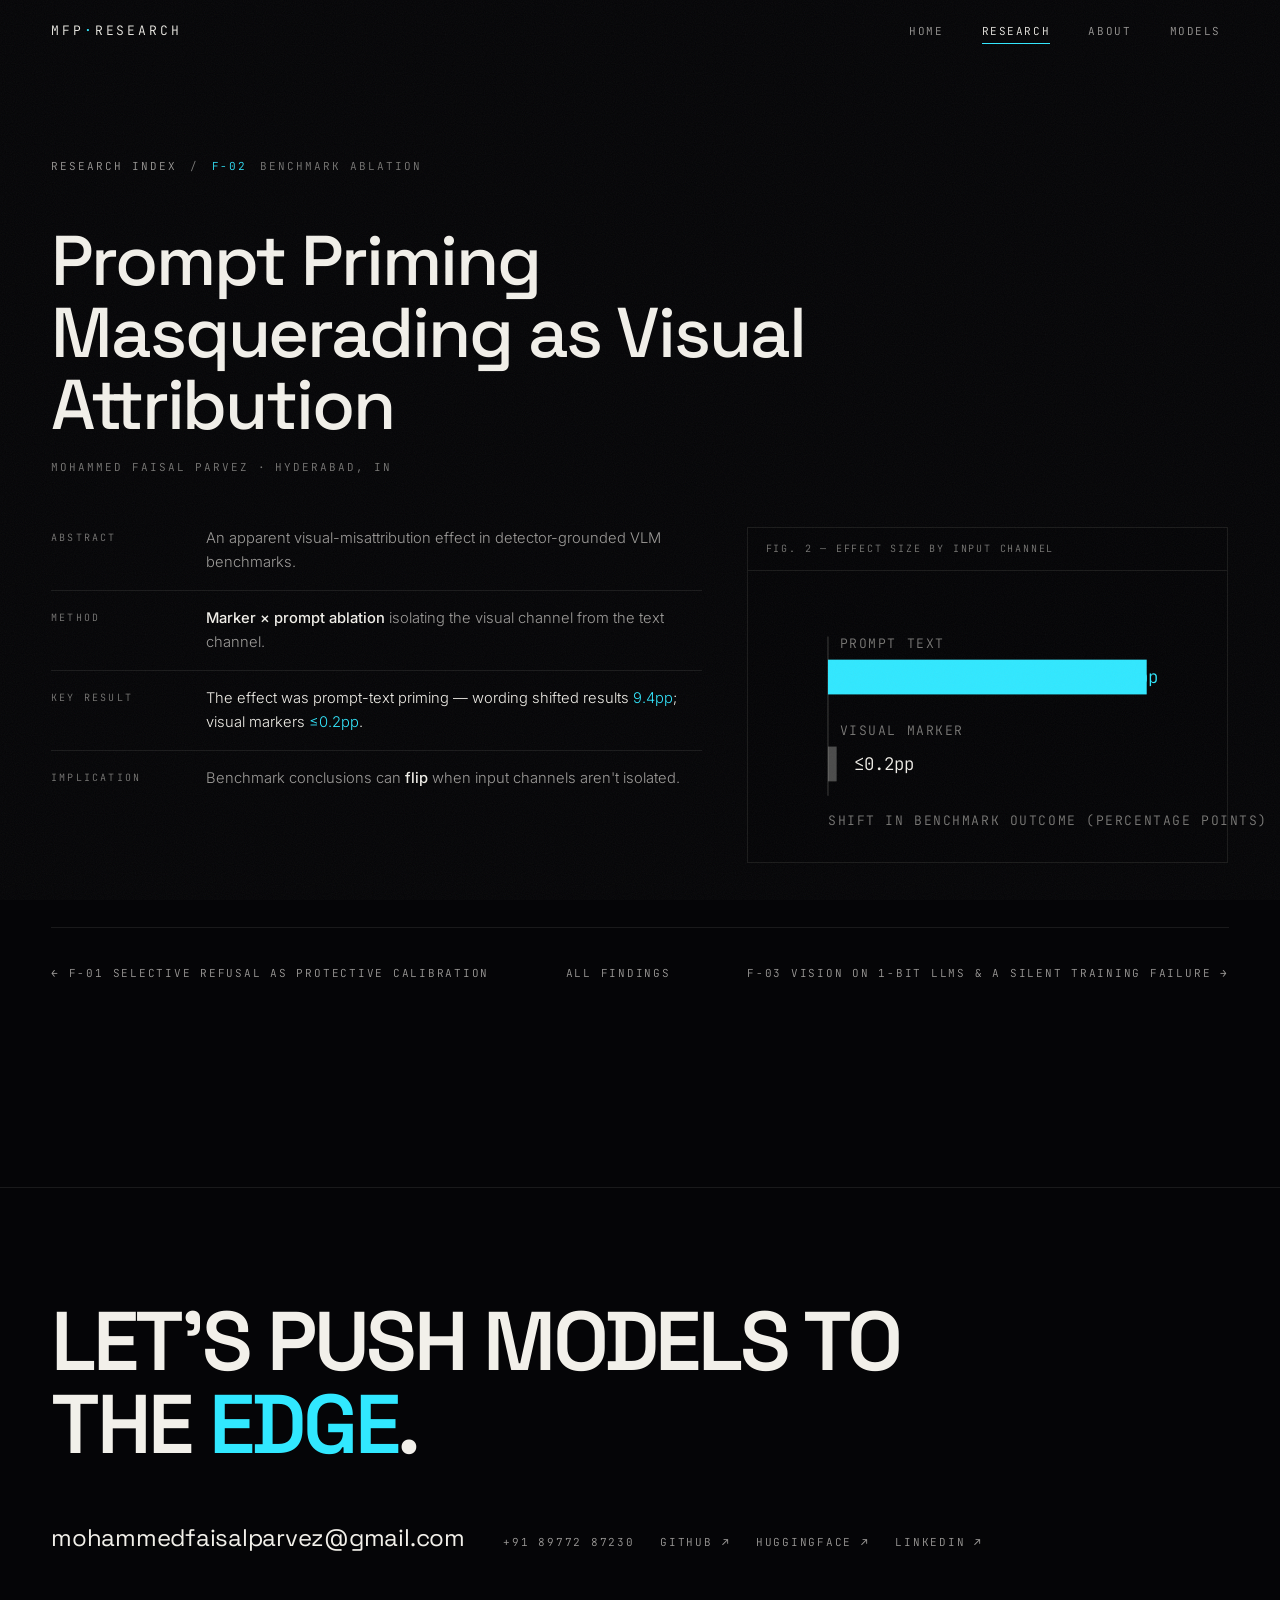
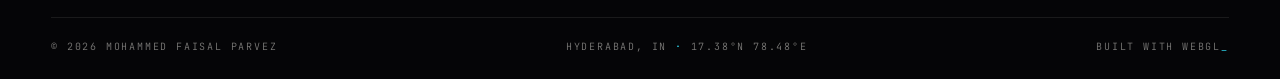
<file: research/prompt-priming/index.html>
<!DOCTYPE html>
<html lang="en" class="no-js">
<head>
<meta charset="UTF-8">
<meta name="viewport" content="width=device-width, initial-scale=1.0">
<title>F-02 · Prompt Priming Masquerading as Visual Attribution — Mohammed Faisal Parvez</title>
<meta name="description" content="An apparent visual-misattribution effect in detector-grounded VLM benchmarks was prompt-text priming: wording shifted results 9.4pp, visual markers ≤0.2pp. Benchmark conclusions can flip when input channels aren't isolated.">
<meta name="author" content="Mohammed Faisal Parvez">
<meta name="theme-color" content="#050507">
<meta property="og:type" content="website">
<meta property="og:title" content="F-02 · Prompt Priming Masquerading as Visual Attribution — Mohammed Faisal Parvez">
<meta property="og:description" content="An apparent visual-misattribution effect in detector-grounded VLM benchmarks was prompt-text priming: wording shifted results 9.4pp, visual markers ≤0.2pp. Benchmark conclusions can flip when input channels aren't isolated.">
<meta property="og:site_name" content="Mohammed Faisal Parvez — Research">

<meta property="og:image" content="/assets/og.png">
<meta property="og:image:width" content="1200">
<meta property="og:image:height" content="630">
<meta name="twitter:card" content="summary_large_image">
<meta name="twitter:title" content="F-02 · Prompt Priming Masquerading as Visual Attribution — Mohammed Faisal Parvez">
<meta name="twitter:description" content="An apparent visual-misattribution effect in detector-grounded VLM benchmarks was prompt-text priming: wording shifted results 9.4pp, visual markers ≤0.2pp. Benchmark conclusions can flip when input channels aren't isolated.">
<meta name="twitter:image" content="/assets/og.png">
<link rel="icon" href="data:image/svg+xml,%3Csvg xmlns='http://www.w3.org/2000/svg' viewBox='0 0 64 64'%3E%3Crect width='64' height='64' fill='%23050507'/%3E%3Ctext x='50%25' y='54%25' dominant-baseline='middle' text-anchor='middle' font-family='monospace' font-size='34' fill='%2331e8ff'%3EF.%3C/text%3E%3C/svg%3E">
<script>(function(){var d=document.documentElement;d.className=d.className.replace("no-js","js");try{if(!matchMedia("(prefers-reduced-motion: reduce)").matches&&!sessionStorage.getItem("mfpPre")){sessionStorage.setItem("mfpPre","1");d.classList.add("preload");}else{d.classList.add("ready");}}catch(e){d.classList.add("ready");}})();</script>
<link rel="preconnect" href="https://fonts.googleapis.com">
<link rel="preconnect" href="https://fonts.gstatic.com" crossorigin>
<link href="https://fonts.googleapis.com/css2?family=Space+Grotesk:wght@300;400;500;600;700&family=Inter:wght@300;400;500&family=JetBrains+Mono:wght@300;400;500&display=swap" rel="stylesheet">
<link rel="stylesheet" href="../../assets/css/main.css">
<script defer src="../../assets/js/main.js"></script>
</head>
<body>
<div class="preloader" id="preloader" aria-hidden="true">
  <div class="preloader-inner">
    <div class="pre-count"><span id="preNum">000</span><sup>%</sup></div>
    <div class="pre-log mono">
      <span class="lg-line" id="preLog">initializing runtime…</span>
      <span class="lg-line" style="color:var(--ivory-faint)">MFP / RESEARCH INDEX v3.0</span>
    </div>
  </div>
  <div class="pre-bar"><i id="preBar"></i></div>
</div>
<div class="grain" aria-hidden="true"></div>
<div class="scroll-progress" id="scrollProgress" aria-hidden="true"></div>
<div id="top-sentinel" style="position:absolute;top:0;left:0;width:1px;height:80px;pointer-events:none" aria-hidden="true"></div>
<header class="nav">
  <a href="../../" class="nav-logo" aria-label="Home — MFP Research">MFP<b>·</b>RESEARCH</a>
  <nav class="nav-links" aria-label="Primary">
    <a href="../../">Home</a>
    <a href="../../research/" aria-current="page">Research</a>
    <a href="../../about/">About</a>
    <a href="../../models/">Models</a>
  </nav>
</header>
<main id="main">

<article class="paper">
  <nav class="paper-crumb" aria-label="Breadcrumb">
    <a href="../">Research Index</a><span aria-hidden="true">/</span><span class="acc">F-02</span><span>Benchmark Ablation</span>
  </nav>
  <h1 class="paper-title rv">Prompt Priming Masquerading as Visual Attribution</h1>
  <p class="paper-status rv">Mohammed Faisal Parvez · Hyderabad, IN</p>
  <div class="paper-grid">
    <div class="rv"><dl class="rx-rows">
  <div class="rx-row"><dt>Abstract</dt><dd>An apparent visual-misattribution effect in detector-grounded VLM benchmarks.</dd></div>
  <div class="rx-row"><dt>Method</dt><dd><strong>Marker × prompt ablation</strong> isolating the visual channel from the text channel.</dd></div>
  <div class="rx-row rx-row--key"><dt>Key Result</dt><dd>The effect was prompt-text priming — wording shifted results <span class="acc">9.4pp</span>; visual markers <span class="acc">≤0.2pp</span>.</dd></div>
  <div class="rx-row"><dt>Implication</dt><dd>Benchmark conclusions can <strong>flip</strong> when input channels aren't isolated.</dd></div>
</dl></div>
    <div class="rv"><figure class="rx-fig">
  <figcaption>Fig. 2 — Effect size by input channel</figcaption>
  <div class="fig-wrap"><svg viewBox="0 0 300 170" role="img" aria-label="Bar chart: prompt wording shifted benchmark outcomes by 9.4 percentage points while visual markers shifted them by at most 0.2 percentage points.">
  <line x1="40" y1="30" x2="40" y2="140" stroke="rgba(242,240,234,.16)" stroke-width="1"/>
  <text class="fig-mono" x="48" y="38">prompt text</text>
  <rect class="figbar-h" x="40" y="46" height="24" width="220" fill="#31e8ff"/>
  <text class="fig-lab fig-val fig-val--acc" x="268" y="62" text-anchor="end">9.4pp</text>
  <text class="fig-mono" x="48" y="98">visual marker</text>
  <rect class="figbar-h" x="40" y="106" height="24" width="6" fill="rgba(242,240,234,.3)" style="transition-delay:.15s"/>
  <text class="fig-lab fig-val" x="58" y="122">≤0.2pp</text>
  <text class="fig-mono" x="40" y="160">shift in benchmark outcome (percentage points)</text>
</svg></div>
</figure></div>
  </div>
  <nav class="paper-nav" aria-label="Finding navigation">
    <span><a href="../selective-refusal/">← F-01 Selective Refusal as Protective Calibration</a></span>
    <a href="../">All findings</a>
    <span><a href="../1bit-vision/">F-03 Vision on 1-bit LLMs & a Silent Training Failure →</a></span>
  </nav>
</article>
<footer class="site-footer" id="contact">
  <h2 class="footer-big rv">Let's push models to the <em>edge</em>.</h2>
  <div class="footer-links rv">
    <a class="footer-email u-sweep" href="mailto:mohammedfaisalparvez@gmail.com">mohammedfaisalparvez@gmail.com</a>
    <div class="footer-secondary">
      <a class="u-sweep" href="tel:+918977287230">+91 89772 87230</a>
      <a class="u-sweep" href="https://github.com/faisalhacks" target="_blank" rel="noopener">GitHub ↗</a>
      <a class="u-sweep" href="https://huggingface.co/Mohaaxa" target="_blank" rel="noopener">HuggingFace ↗</a>
      <a class="u-sweep" href="https://www.linkedin.com/in/mohammed-faisal-parvez-621368241" target="_blank" rel="noopener">LinkedIn ↗</a>
    </div>
  </div>
  <div class="footer-base">
    <span>© 2026 Mohammed Faisal Parvez</span>
    <span>Hyderabad, IN <span class="acc">·</span> 17.38°N 78.48°E</span>
    <span>Built with WebGL<span class="acc">_</span></span>
  </div>
</footer>
</main>
</body>
</html>
</file>
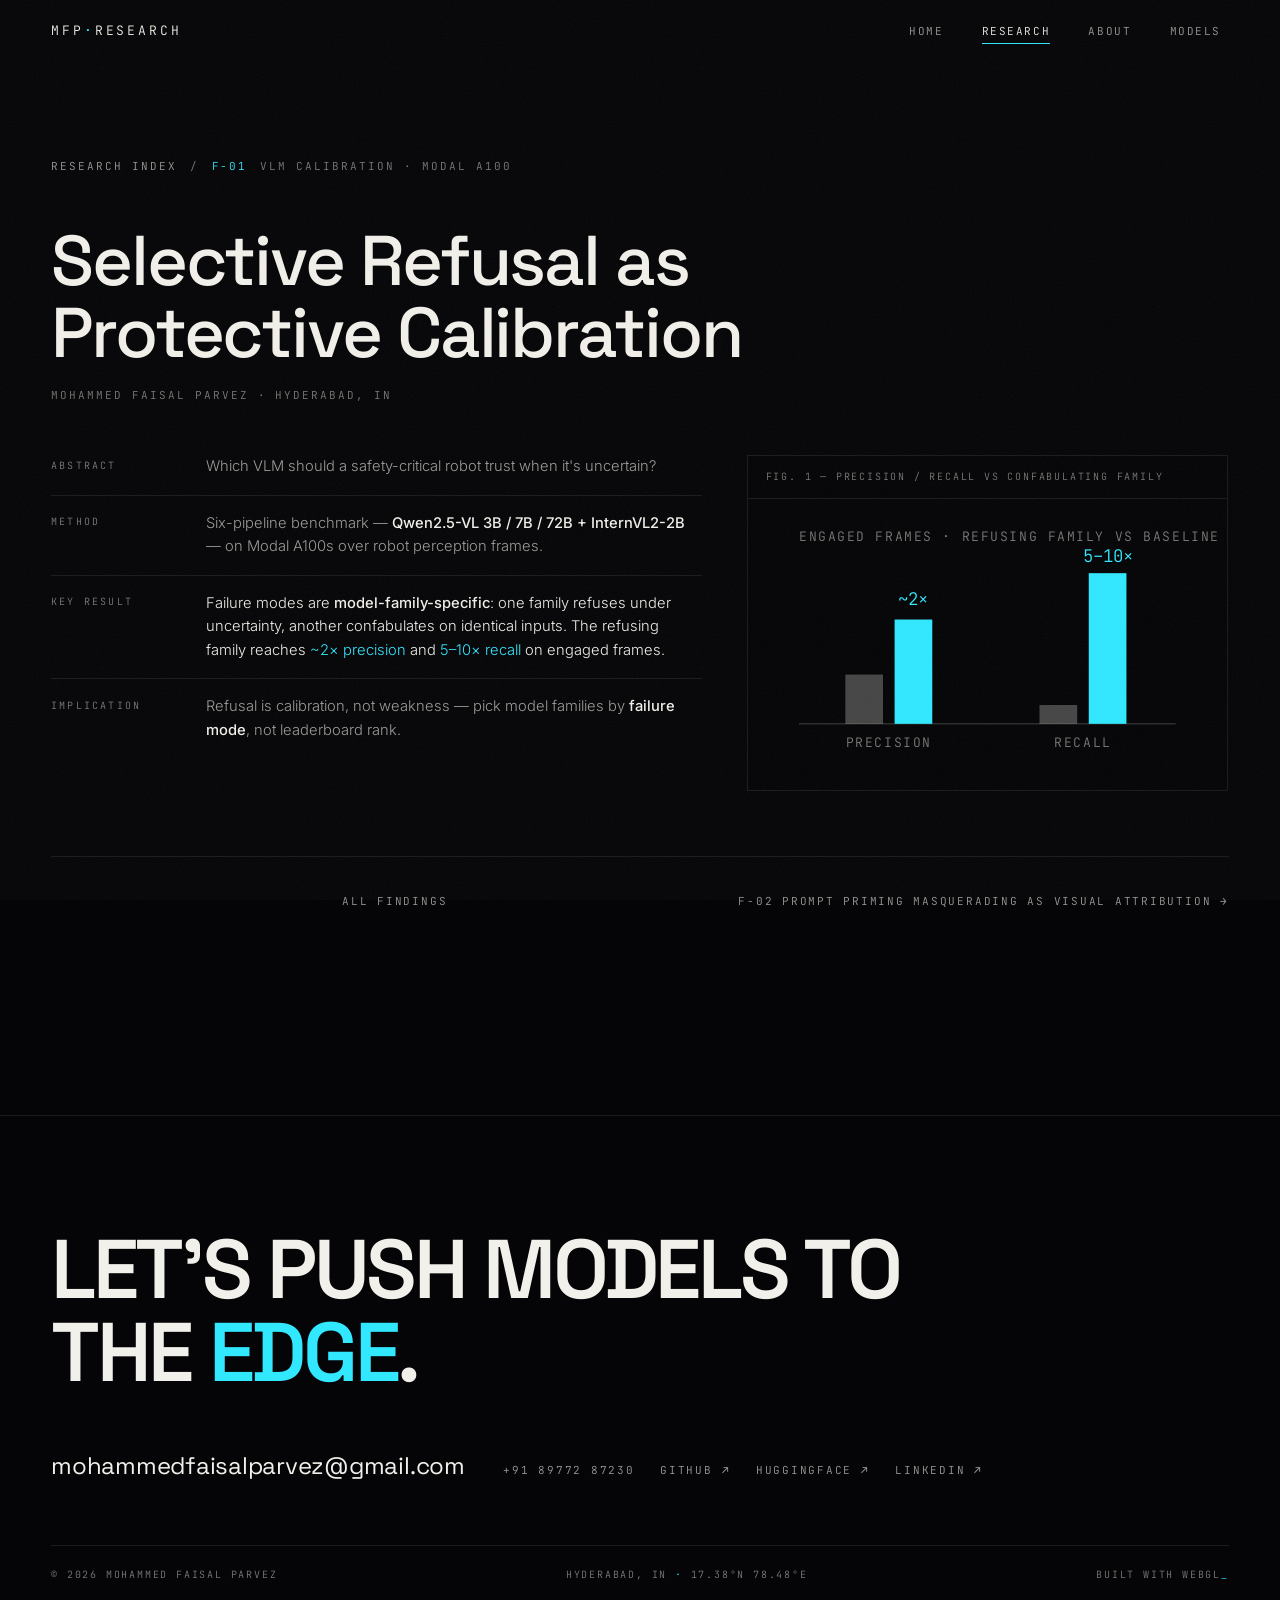
<file: research/selective-refusal/index.html>
<!DOCTYPE html>
<html lang="en" class="no-js">
<head>
<meta charset="UTF-8">
<meta name="viewport" content="width=device-width, initial-scale=1.0">
<title>F-01 · Selective Refusal as Protective Calibration — Mohammed Faisal Parvez</title>
<meta name="description" content="Which VLM should a safety-critical robot trust when it's uncertain? A six-pipeline benchmark shows failure modes are model-family-specific — the refusing family reaches ~2x precision and 5-10x recall.">
<meta name="author" content="Mohammed Faisal Parvez">
<meta name="theme-color" content="#050507">
<meta property="og:type" content="website">
<meta property="og:title" content="F-01 · Selective Refusal as Protective Calibration — Mohammed Faisal Parvez">
<meta property="og:description" content="Which VLM should a safety-critical robot trust when it's uncertain? A six-pipeline benchmark shows failure modes are model-family-specific — the refusing family reaches ~2x precision and 5-10x recall.">
<meta property="og:site_name" content="Mohammed Faisal Parvez — Research">

<meta property="og:image" content="/assets/og.png">
<meta property="og:image:width" content="1200">
<meta property="og:image:height" content="630">
<meta name="twitter:card" content="summary_large_image">
<meta name="twitter:title" content="F-01 · Selective Refusal as Protective Calibration — Mohammed Faisal Parvez">
<meta name="twitter:description" content="Which VLM should a safety-critical robot trust when it's uncertain? A six-pipeline benchmark shows failure modes are model-family-specific — the refusing family reaches ~2x precision and 5-10x recall.">
<meta name="twitter:image" content="/assets/og.png">
<link rel="icon" href="data:image/svg+xml,%3Csvg xmlns='http://www.w3.org/2000/svg' viewBox='0 0 64 64'%3E%3Crect width='64' height='64' fill='%23050507'/%3E%3Ctext x='50%25' y='54%25' dominant-baseline='middle' text-anchor='middle' font-family='monospace' font-size='34' fill='%2331e8ff'%3EF.%3C/text%3E%3C/svg%3E">
<script>(function(){var d=document.documentElement;d.className=d.className.replace("no-js","js");try{if(!matchMedia("(prefers-reduced-motion: reduce)").matches&&!sessionStorage.getItem("mfpPre")){sessionStorage.setItem("mfpPre","1");d.classList.add("preload");}else{d.classList.add("ready");}}catch(e){d.classList.add("ready");}})();</script>
<link rel="preconnect" href="https://fonts.googleapis.com">
<link rel="preconnect" href="https://fonts.gstatic.com" crossorigin>
<link href="https://fonts.googleapis.com/css2?family=Space+Grotesk:wght@300;400;500;600;700&family=Inter:wght@300;400;500&family=JetBrains+Mono:wght@300;400;500&display=swap" rel="stylesheet">
<link rel="stylesheet" href="../../assets/css/main.css">
<script defer src="../../assets/js/main.js"></script>
</head>
<body>
<div class="preloader" id="preloader" aria-hidden="true">
  <div class="preloader-inner">
    <div class="pre-count"><span id="preNum">000</span><sup>%</sup></div>
    <div class="pre-log mono">
      <span class="lg-line" id="preLog">initializing runtime…</span>
      <span class="lg-line" style="color:var(--ivory-faint)">MFP / RESEARCH INDEX v3.0</span>
    </div>
  </div>
  <div class="pre-bar"><i id="preBar"></i></div>
</div>
<div class="grain" aria-hidden="true"></div>
<div class="scroll-progress" id="scrollProgress" aria-hidden="true"></div>
<div id="top-sentinel" style="position:absolute;top:0;left:0;width:1px;height:80px;pointer-events:none" aria-hidden="true"></div>
<header class="nav">
  <a href="../../" class="nav-logo" aria-label="Home — MFP Research">MFP<b>·</b>RESEARCH</a>
  <nav class="nav-links" aria-label="Primary">
    <a href="../../">Home</a>
    <a href="../../research/" aria-current="page">Research</a>
    <a href="../../about/">About</a>
    <a href="../../models/">Models</a>
  </nav>
</header>
<main id="main">

<article class="paper">
  <nav class="paper-crumb" aria-label="Breadcrumb">
    <a href="../">Research Index</a><span aria-hidden="true">/</span><span class="acc">F-01</span><span>VLM Calibration · Modal A100</span>
  </nav>
  <h1 class="paper-title rv">Selective Refusal as Protective Calibration</h1>
  <p class="paper-status rv">Mohammed Faisal Parvez · Hyderabad, IN</p>
  <div class="paper-grid">
    <div class="rv"><dl class="rx-rows">
  <div class="rx-row"><dt>Abstract</dt><dd>Which VLM should a safety-critical robot trust when it's uncertain?</dd></div>
  <div class="rx-row"><dt>Method</dt><dd>Six-pipeline benchmark — <strong>Qwen2.5-VL 3B / 7B / 72B + InternVL2-2B</strong> — on Modal A100s over robot perception frames.</dd></div>
  <div class="rx-row rx-row--key"><dt>Key Result</dt><dd>Failure modes are <strong>model-family-specific</strong>: one family refuses under uncertainty, another confabulates on identical inputs. The refusing family reaches <span class="acc">~2× precision</span> and <span class="acc">5–10× recall</span> on engaged frames.</dd></div>
  <div class="rx-row"><dt>Implication</dt><dd>Refusal is calibration, not weakness — pick model families by <strong>failure mode</strong>, not leaderboard rank.</dd></div>
</dl></div>
    <div class="rv"><figure class="rx-fig">
  <figcaption>Fig. 1 — Precision / recall vs confabulating family</figcaption>
  <div class="fig-wrap"><svg viewBox="0 0 300 170" role="img" aria-label="Bar chart: on engaged frames the refusing model family reaches about 2 times the precision and 5 to 10 times the recall of the confabulating family.">
  <line x1="20" y1="140" x2="280" y2="140" stroke="rgba(242,240,234,.16)" stroke-width="1"/>
  <rect class="figbar" x="52" y="106" width="26" height="34" fill="rgba(242,240,234,.28)"/>
  <rect class="figbar" x="86" y="68" width="26" height="72" fill="#31e8ff" style="transition-delay:.1s"/>
  <text class="fig-mono" x="82" y="156" text-anchor="middle">precision</text>
  <text class="fig-lab fig-val fig-val--acc" x="99" y="58" text-anchor="middle">~2×</text>
  <rect class="figbar" x="186" y="127" width="26" height="13" fill="rgba(242,240,234,.28)" style="transition-delay:.2s"/>
  <rect class="figbar" x="220" y="36" width="26" height="104" fill="#31e8ff" style="transition-delay:.3s"/>
  <text class="fig-mono" x="216" y="156" text-anchor="middle">recall</text>
  <text class="fig-lab fig-val fig-val--acc" x="233" y="28" text-anchor="middle">5–10×</text>
  <text class="fig-mono" x="20" y="14">engaged frames · refusing family vs baseline</text>
</svg></div>
</figure></div>
  </div>
  <nav class="paper-nav" aria-label="Finding navigation">
    <span></span>
    <a href="../">All findings</a>
    <span><a href="../prompt-priming/">F-02 Prompt Priming Masquerading as Visual Attribution →</a></span>
  </nav>
</article>
<footer class="site-footer" id="contact">
  <h2 class="footer-big rv">Let's push models to the <em>edge</em>.</h2>
  <div class="footer-links rv">
    <a class="footer-email u-sweep" href="mailto:mohammedfaisalparvez@gmail.com">mohammedfaisalparvez@gmail.com</a>
    <div class="footer-secondary">
      <a class="u-sweep" href="tel:+918977287230">+91 89772 87230</a>
      <a class="u-sweep" href="https://github.com/faisalhacks" target="_blank" rel="noopener">GitHub ↗</a>
      <a class="u-sweep" href="https://huggingface.co/Mohaaxa" target="_blank" rel="noopener">HuggingFace ↗</a>
      <a class="u-sweep" href="https://www.linkedin.com/in/mohammed-faisal-parvez-621368241" target="_blank" rel="noopener">LinkedIn ↗</a>
    </div>
  </div>
  <div class="footer-base">
    <span>© 2026 Mohammed Faisal Parvez</span>
    <span>Hyderabad, IN <span class="acc">·</span> 17.38°N 78.48°E</span>
    <span>Built with WebGL<span class="acc">_</span></span>
  </div>
</footer>
</main>
</body>
</html>
</file>
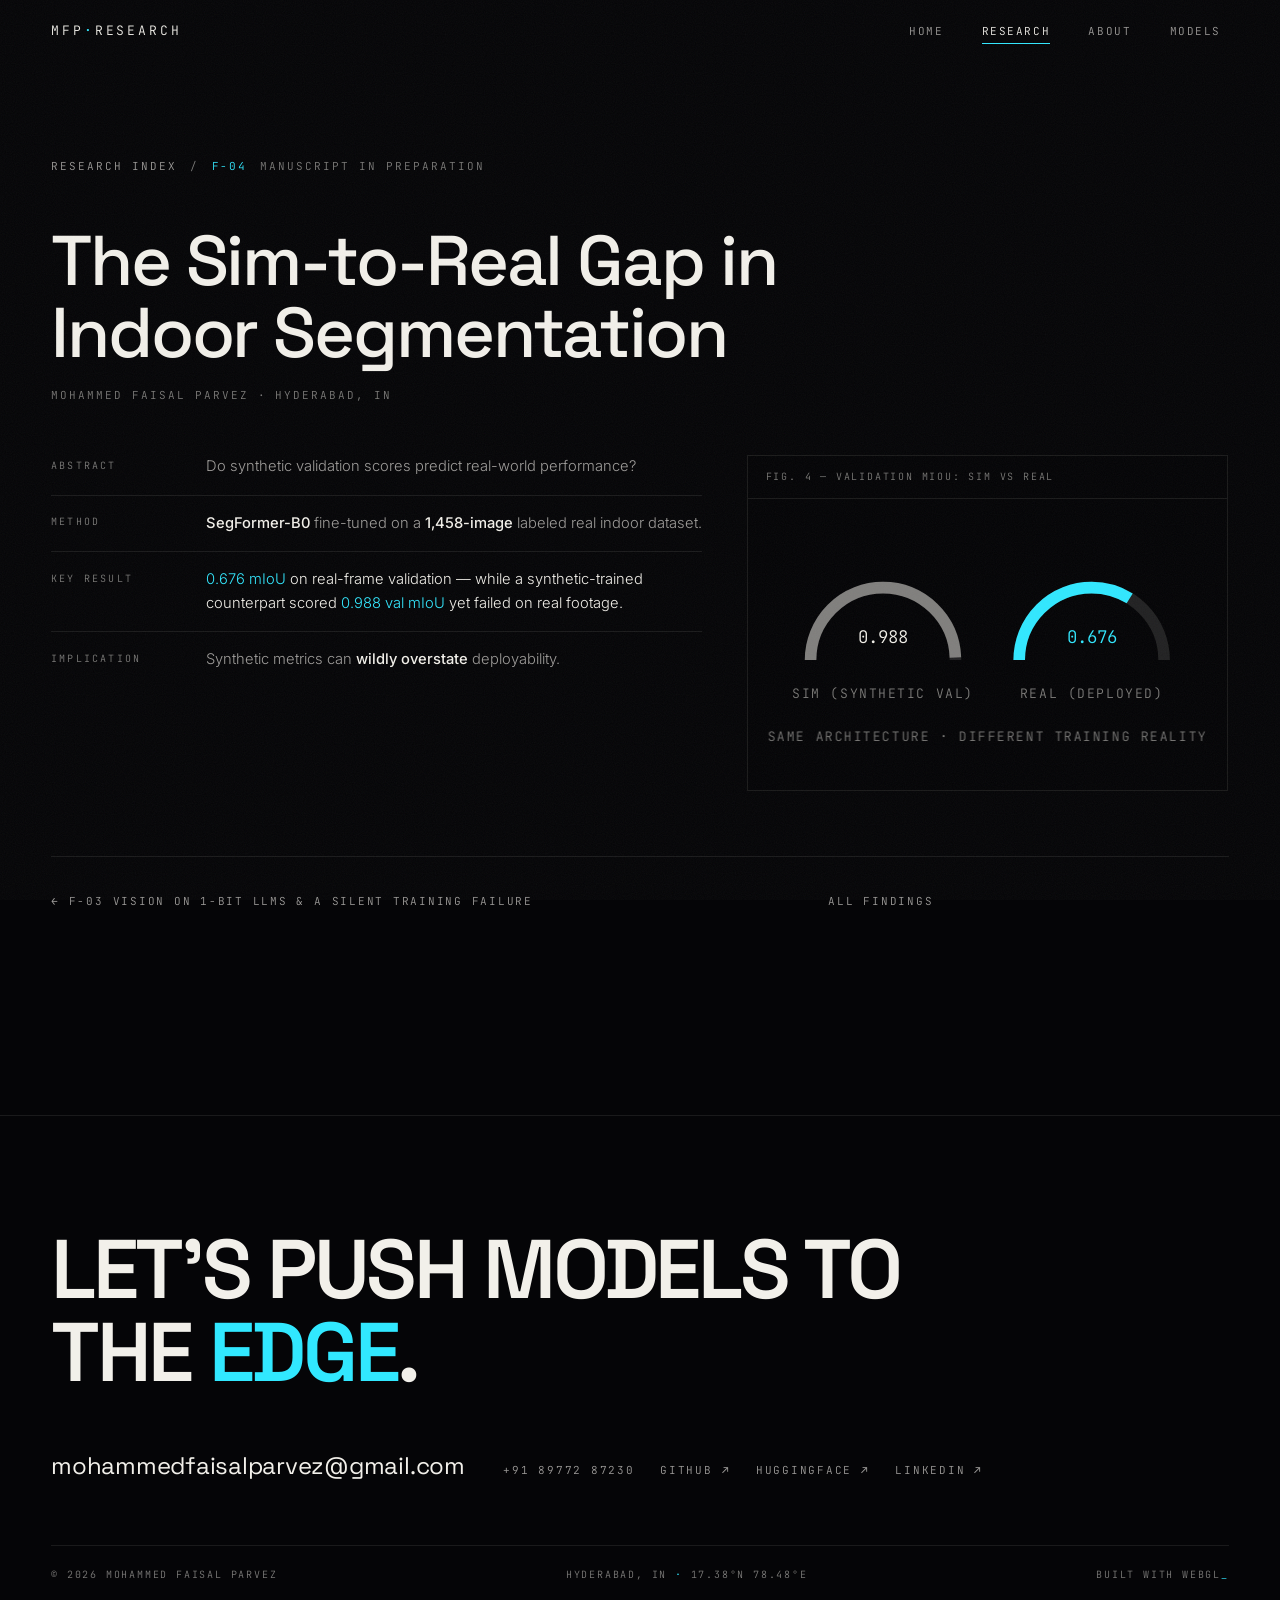
<file: research/sim-to-real/index.html>
<!DOCTYPE html>
<html lang="en" class="no-js">
<head>
<meta charset="UTF-8">
<meta name="viewport" content="width=device-width, initial-scale=1.0">
<title>F-04 · The Sim-to-Real Gap in Indoor Segmentation — Mohammed Faisal Parvez</title>
<meta name="description" content="Do synthetic validation scores predict real-world performance? SegFormer-B0 on 1,458 labeled real indoor images: 0.676 real mIoU — while a synthetic-trained counterpart scored 0.988 val mIoU yet failed on real footage.">
<meta name="author" content="Mohammed Faisal Parvez">
<meta name="theme-color" content="#050507">
<meta property="og:type" content="website">
<meta property="og:title" content="F-04 · The Sim-to-Real Gap in Indoor Segmentation — Mohammed Faisal Parvez">
<meta property="og:description" content="Do synthetic validation scores predict real-world performance? SegFormer-B0 on 1,458 labeled real indoor images: 0.676 real mIoU — while a synthetic-trained counterpart scored 0.988 val mIoU yet failed on real footage.">
<meta property="og:site_name" content="Mohammed Faisal Parvez — Research">

<meta property="og:image" content="/assets/og.png">
<meta property="og:image:width" content="1200">
<meta property="og:image:height" content="630">
<meta name="twitter:card" content="summary_large_image">
<meta name="twitter:title" content="F-04 · The Sim-to-Real Gap in Indoor Segmentation — Mohammed Faisal Parvez">
<meta name="twitter:description" content="Do synthetic validation scores predict real-world performance? SegFormer-B0 on 1,458 labeled real indoor images: 0.676 real mIoU — while a synthetic-trained counterpart scored 0.988 val mIoU yet failed on real footage.">
<meta name="twitter:image" content="/assets/og.png">
<link rel="icon" href="data:image/svg+xml,%3Csvg xmlns='http://www.w3.org/2000/svg' viewBox='0 0 64 64'%3E%3Crect width='64' height='64' fill='%23050507'/%3E%3Ctext x='50%25' y='54%25' dominant-baseline='middle' text-anchor='middle' font-family='monospace' font-size='34' fill='%2331e8ff'%3EF.%3C/text%3E%3C/svg%3E">
<script>(function(){var d=document.documentElement;d.className=d.className.replace("no-js","js");try{if(!matchMedia("(prefers-reduced-motion: reduce)").matches&&!sessionStorage.getItem("mfpPre")){sessionStorage.setItem("mfpPre","1");d.classList.add("preload");}else{d.classList.add("ready");}}catch(e){d.classList.add("ready");}})();</script>
<link rel="preconnect" href="https://fonts.googleapis.com">
<link rel="preconnect" href="https://fonts.gstatic.com" crossorigin>
<link href="https://fonts.googleapis.com/css2?family=Space+Grotesk:wght@300;400;500;600;700&family=Inter:wght@300;400;500&family=JetBrains+Mono:wght@300;400;500&display=swap" rel="stylesheet">
<link rel="stylesheet" href="../../assets/css/main.css">
<script defer src="../../assets/js/main.js"></script>
</head>
<body>
<div class="preloader" id="preloader" aria-hidden="true">
  <div class="preloader-inner">
    <div class="pre-count"><span id="preNum">000</span><sup>%</sup></div>
    <div class="pre-log mono">
      <span class="lg-line" id="preLog">initializing runtime…</span>
      <span class="lg-line" style="color:var(--ivory-faint)">MFP / RESEARCH INDEX v3.0</span>
    </div>
  </div>
  <div class="pre-bar"><i id="preBar"></i></div>
</div>
<div class="grain" aria-hidden="true"></div>
<div class="scroll-progress" id="scrollProgress" aria-hidden="true"></div>
<div id="top-sentinel" style="position:absolute;top:0;left:0;width:1px;height:80px;pointer-events:none" aria-hidden="true"></div>
<header class="nav">
  <a href="../../" class="nav-logo" aria-label="Home — MFP Research">MFP<b>·</b>RESEARCH</a>
  <nav class="nav-links" aria-label="Primary">
    <a href="../../">Home</a>
    <a href="../../research/" aria-current="page">Research</a>
    <a href="../../about/">About</a>
    <a href="../../models/">Models</a>
  </nav>
</header>
<main id="main">

<article class="paper">
  <nav class="paper-crumb" aria-label="Breadcrumb">
    <a href="../">Research Index</a><span aria-hidden="true">/</span><span class="acc">F-04</span><span>Manuscript in preparation</span>
  </nav>
  <h1 class="paper-title rv">The Sim-to-Real Gap in Indoor Segmentation</h1>
  <p class="paper-status rv">Mohammed Faisal Parvez · Hyderabad, IN</p>
  <div class="paper-grid">
    <div class="rv"><dl class="rx-rows">
  <div class="rx-row"><dt>Abstract</dt><dd>Do synthetic validation scores predict real-world performance?</dd></div>
  <div class="rx-row"><dt>Method</dt><dd><strong>SegFormer-B0</strong> fine-tuned on a <strong>1,458-image</strong> labeled real indoor dataset.</dd></div>
  <div class="rx-row rx-row--key"><dt>Key Result</dt><dd><span class="acc">0.676 mIoU</span> on real-frame validation — while a synthetic-trained counterpart scored <span class="acc">0.988 val mIoU</span> yet failed on real footage.</dd></div>
  <div class="rx-row"><dt>Implication</dt><dd>Synthetic metrics can <strong>wildly overstate</strong> deployability.</dd></div>
</dl></div>
    <div class="rv"><figure class="rx-fig">
  <figcaption>Fig. 4 — Validation mIoU: sim vs real</figcaption>
  <div class="fig-wrap"><svg viewBox="0 0 300 170" role="img" aria-label="Two gauges: the synthetic-trained model scores 0.988 validation mIoU while the real-trained model scores 0.676 on real frames — the same architecture under different training realities.">
  <g transform="translate(78,96)">
    <path d="M -50 0 A 50 50 0 0 1 50 0" fill="none" stroke="rgba(242,240,234,.12)" stroke-width="8"/>
    <path class="f4-arc" d="M -50 0 A 50 50 0 0 1 50 0" fill="none" stroke="rgba(242,240,234,.45)" stroke-width="8" pathLength="100" stroke-dasharray="100" stroke-dashoffset="100" style="--off:1.2"/>
    <text class="f4-num fig-val" y="-12" text-anchor="middle" font-size="20" data-target="0.988">0.988</text>
    <text class="fig-mono" y="26" text-anchor="middle">sim (synthetic val)</text>
  </g>
  <g transform="translate(222,96)">
    <path d="M -50 0 A 50 50 0 0 1 50 0" fill="none" stroke="rgba(242,240,234,.12)" stroke-width="8"/>
    <path class="f4-arc" d="M -50 0 A 50 50 0 0 1 50 0" fill="none" stroke="#31e8ff" stroke-width="8" pathLength="100" stroke-dasharray="100" stroke-dashoffset="100" style="--off:32.4"/>
    <text class="f4-num fig-val fig-val--acc" y="-12" text-anchor="middle" font-size="20" data-target="0.676">0.676</text>
    <text class="fig-mono" y="26" text-anchor="middle">real (deployed)</text>
  </g>
  <text class="fig-mono" x="150" y="152" text-anchor="middle">same architecture · different training reality</text>
</svg></div>
</figure></div>
  </div>
  <nav class="paper-nav" aria-label="Finding navigation">
    <span><a href="../1bit-vision/">← F-03 Vision on 1-bit LLMs & a Silent Training Failure</a></span>
    <a href="../">All findings</a>
    <span></span>
  </nav>
</article>
<footer class="site-footer" id="contact">
  <h2 class="footer-big rv">Let's push models to the <em>edge</em>.</h2>
  <div class="footer-links rv">
    <a class="footer-email u-sweep" href="mailto:mohammedfaisalparvez@gmail.com">mohammedfaisalparvez@gmail.com</a>
    <div class="footer-secondary">
      <a class="u-sweep" href="tel:+918977287230">+91 89772 87230</a>
      <a class="u-sweep" href="https://github.com/faisalhacks" target="_blank" rel="noopener">GitHub ↗</a>
      <a class="u-sweep" href="https://huggingface.co/Mohaaxa" target="_blank" rel="noopener">HuggingFace ↗</a>
      <a class="u-sweep" href="https://www.linkedin.com/in/mohammed-faisal-parvez-621368241" target="_blank" rel="noopener">LinkedIn ↗</a>
    </div>
  </div>
  <div class="footer-base">
    <span>© 2026 Mohammed Faisal Parvez</span>
    <span>Hyderabad, IN <span class="acc">·</span> 17.38°N 78.48°E</span>
    <span>Built with WebGL<span class="acc">_</span></span>
  </div>
</footer>
</main>
</body>
</html>
</file>
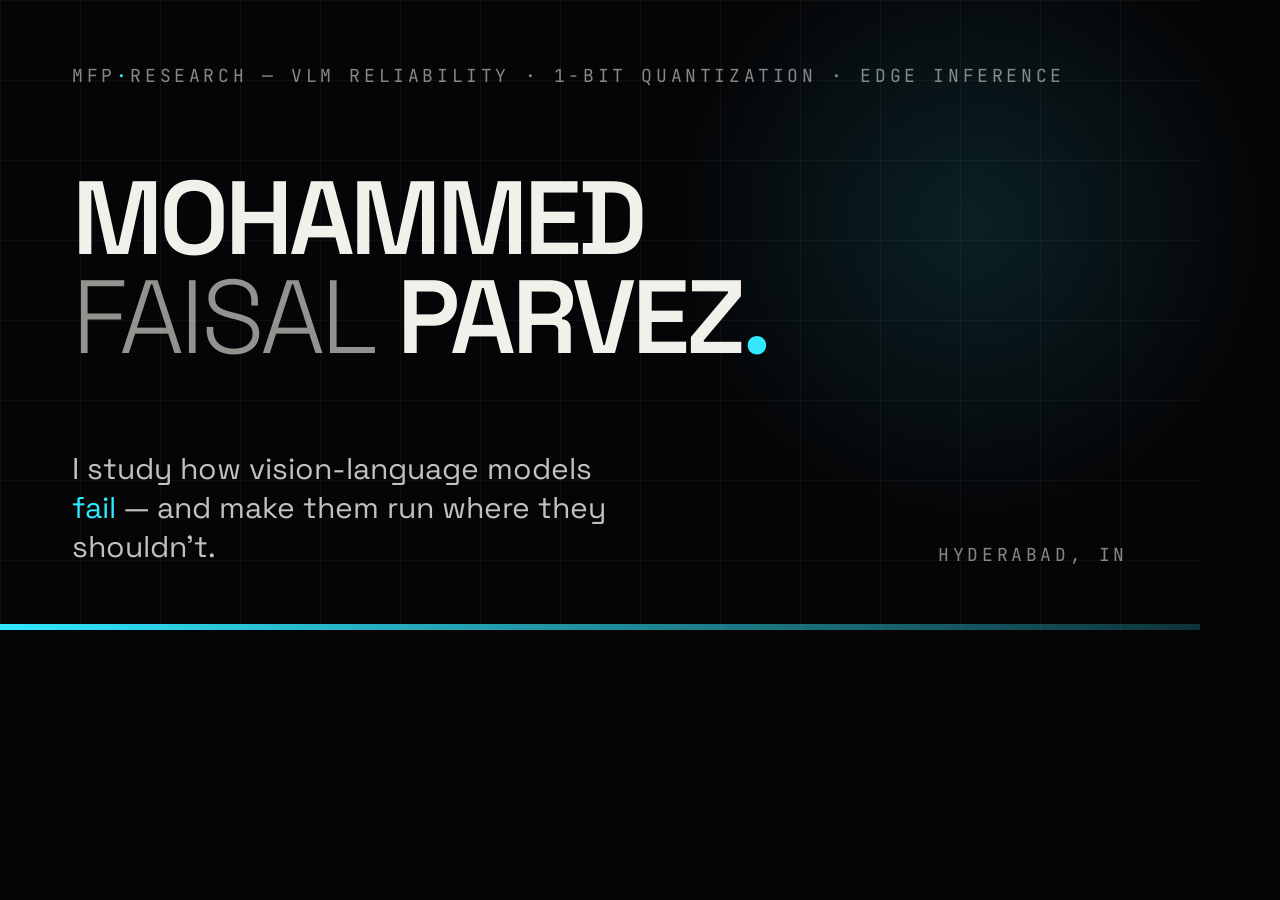
<file: assets/og-src.html>
<!DOCTYPE html>
<html><head><meta charset="utf-8"><link rel="preconnect" href="https://fonts.googleapis.com">
<link rel="preconnect" href="https://fonts.gstatic.com" crossorigin>
<link href="https://fonts.googleapis.com/css2?family=Space+Grotesk:wght@300;400;500;600;700&family=Inter:wght@300;400;500&family=JetBrains+Mono:wght@300;400;500&display=swap" rel="stylesheet">
<style>
*{margin:0;box-sizing:border-box}
body{width:1200px;height:630px;background:#050507;color:#f2f0ea;font-family:"Inter",sans-serif;overflow:hidden;position:relative;padding:64px 72px;display:flex;flex-direction:column;justify-content:space-between}
.grid{position:absolute;inset:0;background-image:linear-gradient(rgba(242,240,234,.04) 1px,transparent 1px),linear-gradient(90deg,rgba(242,240,234,.04) 1px,transparent 1px);background-size:80px 80px}
.glow{position:absolute;top:-20%;right:-10%;width:700px;height:700px;background:radial-gradient(circle,rgba(49,232,255,.12) 0%,transparent 60%)}
.mono{font-family:"JetBrains Mono",monospace;font-size:18px;letter-spacing:.2em;text-transform:uppercase;color:rgba(242,240,234,.55)}
.mono b{color:#31e8ff;font-weight:400}
h1{font-family:"Space Grotesk",sans-serif;font-weight:600;font-size:104px;line-height:.95;letter-spacing:-.04em;text-transform:uppercase;position:relative}
h1 .thin{font-weight:300;color:rgba(242,240,234,.6)}
h1 em{font-style:normal;color:#31e8ff}
.st{font-family:"Space Grotesk",sans-serif;font-size:30px;font-weight:400;color:rgba(242,240,234,.8);max-width:30ch;position:relative}
.st em{font-style:normal;color:#31e8ff}
.bar{position:absolute;left:0;bottom:0;height:6px;width:100%;background:linear-gradient(90deg,#31e8ff,rgba(49,232,255,.2))}
.row{display:flex;justify-content:space-between;align-items:flex-end;position:relative}
</style></head><body>
<div class="grid"></div><div class="glow"></div>
<div class="mono">MFP<b>·</b>RESEARCH — VLM RELIABILITY · 1-BIT QUANTIZATION · EDGE INFERENCE</div>
<div>
  <h1>Mohammed<br><span class="thin">Faisal</span> Parvez<em>.</em></h1>
</div>
<div class="row">
  <div class="st">I study how vision-language models <em>fail</em> — and make them run where they shouldn't.</div>
  <div class="mono">Hyderabad, IN</div>
</div>
<div class="bar"></div>
</body></html>
</file>
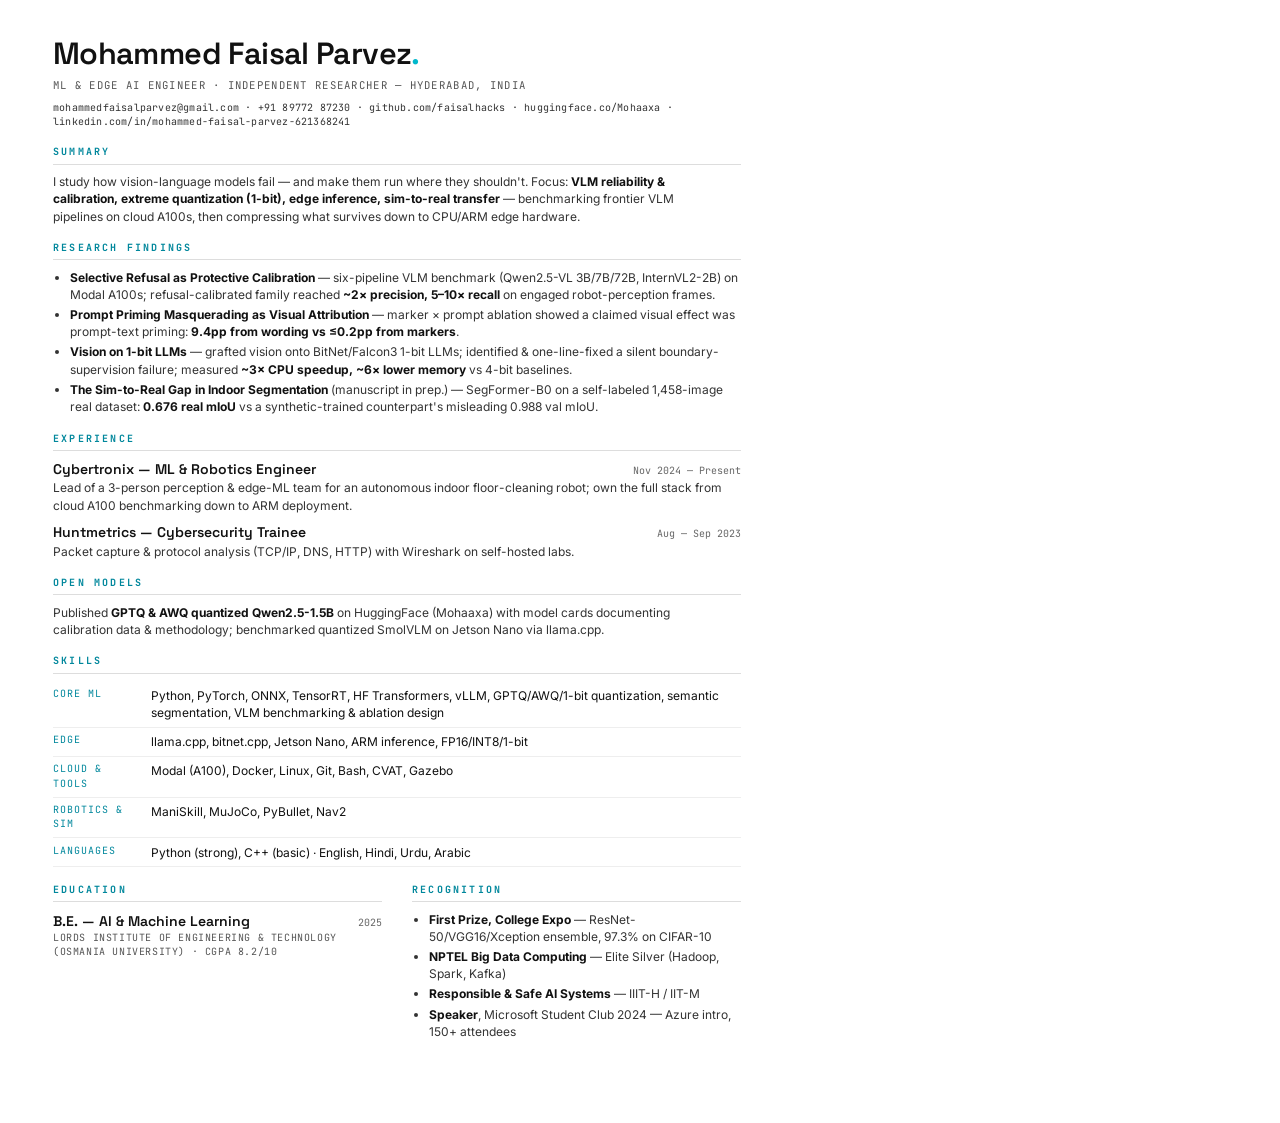
<file: assets/resume-src.html>
<!DOCTYPE html>
<html><head><meta charset="utf-8"><title>Mohammed Faisal Parvez — Resume</title><link rel="preconnect" href="https://fonts.googleapis.com">
<link rel="preconnect" href="https://fonts.gstatic.com" crossorigin>
<link href="https://fonts.googleapis.com/css2?family=Space+Grotesk:wght@300;400;500;600;700&family=Inter:wght@300;400;500&family=JetBrains+Mono:wght@300;400;500&display=swap" rel="stylesheet">
<style>
*{margin:0;box-sizing:border-box}
@page{size:A4;margin:0}
body{font-family:"Inter",sans-serif;font-size:9pt;line-height:1.45;color:#111;width:210mm;min-height:297mm;padding:10mm 14mm;font-weight:400}
.mono{font-family:"JetBrains Mono",monospace}
h1{font-family:"Space Grotesk",sans-serif;font-weight:600;font-size:23pt;letter-spacing:-.02em;line-height:1.05}
h1 span{color:#00b8cc}
.tag{font-family:"JetBrains Mono",monospace;font-size:8pt;letter-spacing:.12em;text-transform:uppercase;color:#555;margin-top:2mm}
.contact{font-family:"JetBrains Mono",monospace;font-size:7.5pt;color:#333;margin-top:2mm;letter-spacing:.02em}
.contact a{color:#00879c;text-decoration:none}
h2{font-family:"JetBrains Mono",monospace;font-size:7.5pt;letter-spacing:.22em;text-transform:uppercase;color:#00879c;border-bottom:1px solid #ddd;padding-bottom:1mm;margin:4.2mm 0 2.2mm}
.item{margin-bottom:2.2mm}
.item .hd{display:flex;justify-content:space-between;gap:4mm;align-items:baseline}
.item .hd b{font-family:"Space Grotesk",sans-serif;font-weight:600;font-size:10.5pt}
.item .hd span{font-family:"JetBrains Mono",monospace;font-size:7.5pt;color:#666;white-space:nowrap}
.item .sub{font-family:"JetBrains Mono",monospace;font-size:7.5pt;letter-spacing:.06em;text-transform:uppercase;color:#555}
.item p,li{color:#333}
ul{padding-left:4.5mm}
li{margin-bottom:.7mm}
li b{color:#111}
.grid2{display:grid;grid-template-columns:1fr 1fr;gap:0 8mm}
table{width:100%;border-collapse:collapse}
td{padding:1.4mm 0;vertical-align:top;border-bottom:1px solid #eee}
td:first-child{font-family:"JetBrains Mono",monospace;font-size:7.5pt;letter-spacing:.1em;text-transform:uppercase;color:#00879c;width:26mm;padding-right:4mm}
.summary{color:#333;max-width:170mm}
.summary b{color:#111}
</style></head><body>
<h1>Mohammed Faisal Parvez<span>.</span></h1>
<div class="tag">ML &amp; Edge AI Engineer · Independent Researcher — Hyderabad, India</div>
<div class="contact">mohammedfaisalparvez@gmail.com · +91 89772 87230 · github.com/faisalhacks · huggingface.co/Mohaaxa · linkedin.com/in/mohammed-faisal-parvez-621368241</div>

<h2>Summary</h2>
<p class="summary">I study how vision-language models fail — and make them run where they shouldn't. Focus: <b>VLM reliability &amp; calibration, extreme quantization (1-bit), edge inference, sim-to-real transfer</b> — benchmarking frontier VLM pipelines on cloud A100s, then compressing what survives down to CPU/ARM edge hardware.</p>

<h2>Research Findings</h2>
<ul>
  <li><b>Selective Refusal as Protective Calibration</b> — six-pipeline VLM benchmark (Qwen2.5-VL 3B/7B/72B, InternVL2-2B) on Modal A100s; refusal-calibrated family reached <b>~2× precision, 5–10× recall</b> on engaged robot-perception frames.</li>
  <li><b>Prompt Priming Masquerading as Visual Attribution</b> — marker × prompt ablation showed a claimed visual effect was prompt-text priming: <b>9.4pp from wording vs ≤0.2pp from markers</b>.</li>
  <li><b>Vision on 1-bit LLMs</b> — grafted vision onto BitNet/Falcon3 1-bit LLMs; identified &amp; one-line-fixed a silent boundary-supervision failure; measured <b>~3× CPU speedup, ~6× lower memory</b> vs 4-bit baselines.</li>
  <li><b>The Sim-to-Real Gap in Indoor Segmentation</b> (manuscript in prep.) — SegFormer-B0 on a self-labeled 1,458-image real dataset: <b>0.676 real mIoU</b> vs a synthetic-trained counterpart's misleading 0.988 val mIoU.</li>
</ul>

<h2>Experience</h2>
<div class="item">
  <div class="hd"><b>Cybertronix — ML &amp; Robotics Engineer</b><span>Nov 2024 — Present</span></div>
  <p>Lead of a 3-person perception &amp; edge-ML team for an autonomous indoor floor-cleaning robot; own the full stack from cloud A100 benchmarking down to ARM deployment.</p>
</div>
<div class="item">
  <div class="hd"><b>Huntmetrics — Cybersecurity Trainee</b><span>Aug — Sep 2023</span></div>
  <p>Packet capture &amp; protocol analysis (TCP/IP, DNS, HTTP) with Wireshark on self-hosted labs.</p>
</div>

<h2>Open Models</h2>
<p class="summary">Published <b>GPTQ &amp; AWQ quantized Qwen2.5-1.5B</b> on HuggingFace (Mohaaxa) with model cards documenting calibration data &amp; methodology; benchmarked quantized SmolVLM on Jetson Nano via llama.cpp.</p>

<h2>Skills</h2>
<table>
  <tr><td>Core ML</td><td>Python, PyTorch, ONNX, TensorRT, HF Transformers, vLLM, GPTQ/AWQ/1-bit quantization, semantic segmentation, VLM benchmarking &amp; ablation design</td></tr>
  <tr><td>Edge</td><td>llama.cpp, bitnet.cpp, Jetson Nano, ARM inference, FP16/INT8/1-bit</td></tr>
  <tr><td>Cloud &amp; Tools</td><td>Modal (A100), Docker, Linux, Git, Bash, CVAT, Gazebo</td></tr>
  <tr><td>Robotics &amp; Sim</td><td>ManiSkill, MuJoCo, PyBullet, Nav2</td></tr>
  <tr><td>Languages</td><td>Python (strong), C++ (basic) · English, Hindi, Urdu, Arabic</td></tr>
</table>

<div class="grid2">
<div>
<h2>Education</h2>
<div class="item">
  <div class="hd"><b>B.E. — AI &amp; Machine Learning</b><span>2025</span></div>
  <div class="sub">Lords Institute of Engineering &amp; Technology (Osmania University) · CGPA 8.2/10</div>
</div>
</div>
<div>
<h2>Recognition</h2>
<ul>
  <li><b>First Prize, College Expo</b> — ResNet-50/VGG16/Xception ensemble, 97.3% on CIFAR-10</li>
  <li><b>NPTEL Big Data Computing</b> — Elite Silver (Hadoop, Spark, Kafka)</li>
  <li><b>Responsible &amp; Safe AI Systems</b> — IIIT-H / IIT-M</li>
  <li><b>Speaker</b>, Microsoft Student Club 2024 — Azure intro, 150+ attendees</li>
</ul>
</div>
</div>
</body></html>
</file>
<file: assets/css/main.css>
/* ============================================================
   MFP · RESEARCH — shared stylesheet (v2, multi-page)
   Identity: near-black research lab, ivory text, electric cyan.
   Performance contract: only transform + opacity are animated.
   ============================================================ */

/* ============ TOKENS ============ */
:root{
  --bg:#050507;
  --bg-2:#0a0a0e;
  --panel:rgba(13,13,18,.78);        /* replaces glass blur: solid translucent */
  --ivory:#f2f0ea;
  --ivory-dim:rgba(242,240,234,.64);
  --ivory-faint:rgba(242,240,234,.5);
  --accent:#31e8ff;
  --accent-dim:rgba(49,232,255,.35);
  --line:rgba(242,240,234,.09);
  --line-strong:rgba(242,240,234,.16);
  --font-display:"Space Grotesk",ui-sans-serif,system-ui,sans-serif;
  --font-body:"Inter",ui-sans-serif,system-ui,sans-serif;
  --font-mono:"JetBrains Mono",ui-monospace,SFMono-Regular,Menlo,monospace;
  --pad:clamp(1.25rem,4vw,4.5rem);
  --ease:cubic-bezier(.22,1,.36,1);
}
*{margin:0;padding:0;box-sizing:border-box}
body{
  background:var(--bg);
  color:var(--ivory);
  font-family:var(--font-body);
  font-weight:300;
  font-size:16px;
  line-height:1.65;
  -webkit-font-smoothing:antialiased;
  overflow-x:hidden;
}
::selection{background:var(--accent);color:#050507}
a{color:inherit;text-decoration:none}
button{font:inherit;background:none;border:none;color:inherit;cursor:pointer}
img,svg{max-width:100%;display:block}
.mono{font-family:var(--font-mono)}

/* native cursors everywhere; visible keyboard focus */
a,button,summary{cursor:pointer}
:focus{outline:none}
:focus-visible{outline:2px solid var(--accent);outline-offset:3px;border-radius:1px}

::-webkit-scrollbar{width:5px}
::-webkit-scrollbar-track{background:var(--bg)}
::-webkit-scrollbar-thumb{background:rgba(242,240,234,.18)}
::-webkit-scrollbar-thumb:hover{background:var(--accent-dim)}

/* ============ GRAIN (static texture — no animation) ============ */
.grain{
  position:fixed;inset:0;z-index:9990;pointer-events:none;opacity:.05;
  background-image:url("data:image/svg+xml,%3Csvg xmlns='http://www.w3.org/2000/svg' width='300' height='300'%3E%3Cfilter id='n'%3E%3CfeTurbulence type='fractalNoise' baseFrequency='0.9' numOctaves='2' stitchTiles='stitch'/%3E%3C/filter%3E%3Crect width='300' height='300' filter='url(%23n)'/%3E%3C/svg%3E");
}

/* ============ SCROLL PROGRESS ============ */
.scroll-progress{
  position:fixed;top:0;left:0;height:2px;width:100%;z-index:9980;
  transform-origin:0 50%;transform:scaleX(0);
  background:linear-gradient(90deg,var(--accent),rgba(49,232,255,.4));
  pointer-events:none;
}

/* ============ PRELOADER (first visit per session only) ============ */
.preloader{
  position:fixed;inset:0;z-index:10000;background:var(--bg);
  display:none;align-items:flex-end;overflow:hidden;
  transition:transform .35s cubic-bezier(.7,0,.3,1),opacity .3s ease;
}
html.preload .preloader{display:flex}
html.preload{overflow:hidden}
.preloader.is-done{transform:translateY(-100%);opacity:.6}
.preloader-inner{width:100%;padding:var(--pad);display:flex;justify-content:space-between;align-items:flex-end;gap:2rem}
.pre-count{font-family:var(--font-display);font-weight:600;font-size:clamp(4rem,14vw,10rem);line-height:.85;letter-spacing:-.04em;font-variant-numeric:tabular-nums}
.pre-count sup{font-size:.18em;color:var(--accent);font-family:var(--font-mono);font-weight:400;letter-spacing:.1em;vertical-align:super}
.pre-log{font-family:var(--font-mono);font-size:11px;letter-spacing:.12em;text-transform:uppercase;color:var(--ivory-dim);text-align:right;min-height:3em}
.pre-log .lg-line{display:block}
.pre-log .lg-line b{color:var(--accent);font-weight:400}
.pre-bar{position:absolute;left:0;bottom:0;height:2px;width:100%;background:var(--line)}
.pre-bar i{position:absolute;inset:0;background:var(--accent);transform-origin:0 50%;transform:scaleX(0)}

/* ============ PAGE TRANSITIONS ============ */
main{animation:pageIn .22s ease both}
@keyframes pageIn{from{opacity:0}to{opacity:1}}
body{transition:opacity .18s ease}
html.page-exit body{opacity:0}

/* ============ NAV ============ */
.nav{
  position:fixed;top:0;left:0;right:0;z-index:900;
  display:flex;justify-content:space-between;align-items:center;gap:1rem;
  padding:.55rem var(--pad);
  border-bottom:1px solid transparent;
  transition:border-color .3s,background .3s;
}
.nav.is-solid{background:rgba(5,5,7,.94);border-bottom-color:var(--line)}
.nav-logo{font-family:var(--font-mono);font-size:13px;letter-spacing:.22em;padding:.7rem 0;display:inline-flex;align-items:center;min-height:44px}
.nav-logo b{color:var(--accent);font-weight:400}
.nav-links{display:flex;gap:clamp(.2rem,2vw,1.4rem);font-family:var(--font-mono);font-size:11px;letter-spacing:.14em;text-transform:uppercase}
.nav-links a{
  color:var(--ivory-dim);transition:color .25s;position:relative;
  padding:.8rem .5rem;display:inline-flex;align-items:center;min-height:44px;
}
.nav-links a:hover{color:var(--ivory)}
.nav-links a::after{
  content:"";position:absolute;left:.5rem;right:.5rem;bottom:.55rem;height:1px;
  background:var(--accent);transform:scaleX(0);transform-origin:0 50%;transition:transform .35s var(--ease);
}
.nav-links a:hover::after{transform:scaleX(1)}
.nav-links a[aria-current="page"]{color:var(--ivory)}
.nav-links a[aria-current="page"]::after{transform:scaleX(1)}
@media(max-width:480px){
  .nav-links{gap:.1rem}
  .nav-links a{padding:.8rem .4rem;font-size:10px;letter-spacing:.08em}
}

/* ============ REVEAL SYSTEM (IntersectionObserver adds .in) ============ */
.rv{opacity:0;transform:translateY(28px);transition:opacity .6s var(--ease),transform .6s var(--ease)}
.rv.in{opacity:1;transform:none}
html.no-js .rv,html.no-motion .rv{opacity:1;transform:none;transition:none}

/* ============ GENERIC SECTION ============ */
main{display:block;padding-top:4.2rem}
section{position:relative}
.sec-head{
  display:flex;align-items:baseline;gap:1.5rem;
  padding:0 var(--pad);margin-bottom:clamp(2rem,5vw,4rem);
}
.sec-num{font-family:var(--font-mono);font-size:12px;letter-spacing:.2em;color:var(--accent)}
.sec-title{
  font-family:var(--font-display);font-weight:500;letter-spacing:-.03em;line-height:1;
  font-size:clamp(2rem,5.5vw,4.5rem);text-transform:uppercase;
}
.sec-pad{padding-left:var(--pad);padding-right:var(--pad)}
.hairline-top{border-top:1px solid var(--line)}

.u-sweep{background-image:linear-gradient(currentColor,currentColor);background-repeat:no-repeat;background-size:0% 1px;background-position:0 100%;transition:background-size .45s var(--ease),color .3s;padding-bottom:2px}
.u-sweep:hover{background-size:100% 1px}

/* ============ HERO (home) ============ */
.hero{min-height:calc(100svh - 4.2rem);display:flex;flex-direction:column;justify-content:flex-end;overflow:hidden;margin-top:-4.2rem;padding-top:4.2rem}
#webgl{position:absolute;inset:0;width:100%;height:100%;z-index:0;opacity:0;transition:opacity 1.4s ease}
#webgl.is-on{opacity:1}
.hero-fallback-glow{position:absolute;top:8%;right:-12%;width:60vw;height:60vw;z-index:0;pointer-events:none;background:radial-gradient(circle,rgba(49,232,255,.07) 0%,transparent 62%)}
.hero-inner{position:relative;z-index:2;padding:0 var(--pad);width:100%}
.hero-meta-top{
  display:flex;justify-content:space-between;gap:1rem;flex-wrap:wrap;
  font-family:var(--font-mono);font-size:11px;letter-spacing:.18em;text-transform:uppercase;color:var(--ivory-dim);
  padding:5.5rem 0 1.6rem;border-bottom:1px solid var(--line);
}
.hero-meta-top .acc{color:var(--accent)}
.hero-name{
  font-family:var(--font-display);font-weight:600;text-transform:uppercase;
  font-size:clamp(2.9rem,10.5vw,10rem);line-height:.92;letter-spacing:-.045em;
  margin:clamp(1.4rem,3vw,2.6rem) 0 clamp(1.2rem,2.5vw,2.2rem);
}
.hero-name .h-line{display:block;overflow:hidden}
.hero-name .h-line>span{display:block;transform:translateY(112%);transition:transform .8s var(--ease)}
.hero-name .h-line:nth-child(2)>span{transition-delay:.08s}
.hero-name .h-line:nth-child(3)>span{transition-delay:.16s}
html.ready .hero-name .h-line>span{transform:none}
html.no-motion .hero-name .h-line>span,html.no-js .hero-name .h-line>span{transform:none;transition:none}
.hero-name .thin{font-weight:300;color:var(--ivory-dim)}
.hero-name .accent-dot{color:var(--accent);font-style:normal}
.hero-sub{display:grid;grid-template-columns:minmax(0,1.2fr) minmax(0,1fr);gap:2rem;align-items:end;padding-bottom:clamp(1.6rem,2.5vw,2.4rem)}
@media(max-width:860px){.hero-sub{grid-template-columns:1fr;gap:1.2rem}}
.hero-statement{font-family:var(--font-display);font-weight:400;font-size:clamp(1.1rem,2vw,1.6rem);line-height:1.35;letter-spacing:-.01em;max-width:34ch}
.hero-statement em{font-style:normal;color:var(--accent)}
.hero-interests{font-family:var(--font-mono);font-size:11.5px;letter-spacing:.08em;line-height:2;color:var(--ivory-dim);text-transform:uppercase}
.hero-interests b{color:var(--ivory);font-weight:400}
.hero-cta{display:flex;gap:.9rem;flex-wrap:wrap;padding-bottom:clamp(1.8rem,3.5vw,3rem)}
.hero-fade{opacity:0;transition:opacity .7s ease .35s}
html.ready .hero-fade{opacity:1}
html.no-motion .hero-fade,html.no-js .hero-fade{opacity:1;transition:none}
.hero-bottom{
  position:relative;z-index:2;display:flex;justify-content:space-between;align-items:center;gap:1rem;
  padding:1rem var(--pad);border-top:1px solid var(--line);
  font-family:var(--font-mono);font-size:10.5px;letter-spacing:.18em;text-transform:uppercase;color:var(--ivory-faint);
}
.scroll-hint{display:flex;align-items:center;gap:.7rem}
.scroll-hint .tick{display:inline-block;width:1px;height:26px;background:var(--ivory-dim);overflow:hidden;position:relative}
html.js:not(.no-motion) .scroll-hint .tick::after{content:"";position:absolute;left:0;top:-100%;width:100%;height:100%;background:var(--accent);animation:scrollTick 1.6s cubic-bezier(.65,0,.35,1) infinite}
@keyframes scrollTick{0%{top:-100%}55%{top:0}100%{top:100%}}

/* ============ BUTTONS ============ */
.btn{
  position:relative;display:inline-flex;align-items:center;gap:.8rem;overflow:hidden;
  font-family:var(--font-mono);font-size:11px;letter-spacing:.2em;text-transform:uppercase;
  padding:.95rem 1.7rem;min-height:44px;border:1px solid var(--line-strong);color:var(--ivory);
  transition:color .35s,border-color .35s;
}
.btn::before{content:"";position:absolute;inset:0;background:var(--ivory);transform:translateY(101%);transition:transform .5s var(--ease);z-index:0}
.btn>*{position:relative;z-index:1}
.btn:hover{color:#050507;border-color:var(--ivory)}
.btn:hover::before{transform:translateY(0)}
.btn .arrow{transition:transform .35s}
.btn:hover .arrow{transform:translate(3px,-3px)}
.btn--accent{border-color:var(--accent-dim);color:var(--accent)}
.btn--accent::before{background:var(--accent)}
.btn--accent:hover{color:#050507;border-color:var(--accent)}

/* ============ MARQUEE ============ */
.marquee{border-top:1px solid var(--line);border-bottom:1px solid var(--line);overflow:hidden;padding:1.05rem 0;background:var(--bg)}
.marquee-track{display:flex;width:max-content}
html.js:not(.no-motion) .marquee-track{animation:marquee 28s linear infinite;will-change:transform}
@keyframes marquee{to{transform:translateX(-50%)}}
.marquee-group{display:flex;align-items:center;white-space:nowrap}
.marquee-group span{font-family:var(--font-mono);font-size:12px;letter-spacing:.24em;text-transform:uppercase;color:var(--ivory-dim);padding:0 1.6rem}
.marquee-group i{font-style:normal;color:var(--accent);font-size:9px}

/* ============ METRICS STRIP ============ */
.metrics{border-top:1px solid var(--line);border-bottom:1px solid var(--line);background:var(--bg-2)}
.metrics-grid{display:grid;grid-template-columns:repeat(6,1fr)}
@media(max-width:1100px){.metrics-grid{grid-template-columns:repeat(3,1fr)}}
@media(max-width:640px){.metrics-grid{grid-template-columns:repeat(2,1fr)}}
.metric{
  padding:clamp(1.5rem,2.6vw,2.4rem) clamp(1rem,2vw,1.8rem);
  border-right:1px solid var(--line);display:flex;flex-direction:column;gap:.6rem;min-width:0;
}
.metric:last-child{border-right:none}
@media(max-width:1100px){.metric:nth-child(3n){border-right:none}.metric:nth-child(-n+3){border-bottom:1px solid var(--line)}}
@media(max-width:640px){.metric{border-right:1px solid var(--line)}.metric:nth-child(2n){border-right:none}.metric:nth-child(-n+4){border-bottom:1px solid var(--line)}}
.metric-value{font-family:var(--font-display);font-weight:600;font-size:clamp(1.55rem,3vw,2.5rem);letter-spacing:-.03em;line-height:1;font-variant-numeric:tabular-nums;white-space:nowrap}
.metric-value .unit{font-size:.5em;color:var(--accent);font-family:var(--font-mono);font-weight:400;letter-spacing:.05em}
.metric-label{font-family:var(--font-mono);font-size:9.5px;letter-spacing:.16em;text-transform:uppercase;color:var(--ivory-faint);line-height:1.7}

/* ============ RESEARCH CARDS (vertical) ============ */
.rx-list{display:flex;flex-direction:column;gap:clamp(1.5rem,3vw,2.5rem);padding:0 var(--pad)}
.rx-card{
  border:1px solid var(--line);background:var(--panel);
  display:flex;flex-direction:column;position:relative;
  transition:border-color .35s,transform .35s var(--ease);
}
.rx-card::after{
  content:"";position:absolute;inset:0;pointer-events:none;opacity:0;transition:opacity .45s;
  background:radial-gradient(700px circle at 85% 0%,rgba(49,232,255,.07),transparent 45%);
}
.rx-card:hover{border-color:var(--line-strong);transform:translateY(-3px)}
.rx-card:hover::after{opacity:1}
html.no-motion .rx-card:hover{transform:none}
.rx-card-head{
  display:flex;justify-content:space-between;align-items:baseline;gap:1rem;flex-wrap:wrap;
  padding:1.3rem clamp(1.3rem,3vw,2.4rem);border-bottom:1px solid var(--line);
}
.rx-id{font-family:var(--font-mono);font-size:12px;letter-spacing:.2em;color:var(--accent)}
.rx-status{font-family:var(--font-mono);font-size:10px;letter-spacing:.18em;color:var(--ivory-faint);text-transform:uppercase}
.rx-title{
  font-family:var(--font-display);font-weight:500;letter-spacing:-.02em;line-height:1.08;
  font-size:clamp(1.4rem,2.8vw,2.4rem);
  padding:clamp(1.3rem,2.5vw,2rem) clamp(1.3rem,3vw,2.4rem) 0;max-width:26ch;
}
.rx-title a{transition:color .3s}
.rx-title a:hover{color:var(--accent)}
.rx-body{
  display:grid;grid-template-columns:minmax(0,1.15fr) minmax(0,.85fr);gap:clamp(1.4rem,3vw,3rem);
  padding:clamp(1.3rem,2.5vw,2.2rem) clamp(1.3rem,3vw,2.4rem) clamp(1.6rem,2.5vw,2.4rem);
}
@media(max-width:900px){.rx-body{grid-template-columns:1fr}}
.rx-rows{display:flex;flex-direction:column}
.rx-row{display:grid;grid-template-columns:8.5rem 1fr;gap:1.2rem;padding:1rem 0;border-top:1px solid var(--line)}
.rx-row:first-child{border-top:none;padding-top:0}
.rx-row dt{font-family:var(--font-mono);font-size:10px;letter-spacing:.22em;color:var(--ivory-faint);text-transform:uppercase;padding-top:.25em}
.rx-row dd{font-size:.92rem;color:var(--ivory-dim);line-height:1.6}
.rx-row dd strong{color:var(--ivory);font-weight:500}
.rx-row dd .acc{color:var(--accent)}
.rx-row--key dd{color:var(--ivory)}
@media(max-width:560px){.rx-row{grid-template-columns:1fr;gap:.3rem}}
.rx-perma{
  display:inline-flex;align-items:center;min-height:44px;align-self:start;
  font-family:var(--font-mono);font-size:10.5px;letter-spacing:.2em;text-transform:uppercase;color:var(--accent);
  margin:0 clamp(1.3rem,3vw,2.4rem) 1.2rem;
}

/* compact featured cards (home) */
.feat-grid{display:grid;grid-template-columns:1fr 1fr;gap:clamp(1.2rem,2.5vw,2rem);padding:0 var(--pad)}
@media(max-width:820px){.feat-grid{grid-template-columns:1fr}}
.feat-card{
  border:1px solid var(--line);background:var(--panel);padding:clamp(1.4rem,3vw,2.2rem);
  display:flex;flex-direction:column;gap:.9rem;position:relative;
  transition:border-color .35s,transform .35s var(--ease);
}
.feat-card:hover{border-color:var(--line-strong);transform:translateY(-3px)}
html.no-motion .feat-card:hover{transform:none}
.feat-card .rx-id{display:flex;justify-content:space-between;align-items:baseline}
.feat-card h3{font-family:var(--font-display);font-weight:500;font-size:clamp(1.25rem,2.2vw,1.7rem);letter-spacing:-.02em;line-height:1.15}
.feat-card p{color:var(--ivory-dim);font-size:.92rem}
.feat-stat{font-family:var(--font-mono);font-size:11px;letter-spacing:.14em;text-transform:uppercase;color:var(--accent)}
.feat-link{font-family:var(--font-mono);font-size:10.5px;letter-spacing:.2em;text-transform:uppercase;color:var(--ivory);margin-top:auto;display:inline-flex;align-items:center;min-height:44px}
.feat-card:hover .feat-link{color:var(--accent)}

/* ============ FIGURES ============ */
.rx-fig{border:1px solid var(--line);background:rgba(5,5,7,.55);display:flex;flex-direction:column;min-height:16rem}
.rx-fig figcaption{
  font-family:var(--font-mono);font-size:10px;letter-spacing:.18em;text-transform:uppercase;color:var(--ivory-faint);
  padding:.8rem 1.1rem;border-bottom:1px solid var(--line);
}
.rx-fig .fig-wrap{flex:1;display:flex;align-items:center;justify-content:center;padding:1.4rem}
.rx-fig svg{width:100%;height:auto;overflow:visible}
.fig-mono{font-family:var(--font-mono);font-size:9px;letter-spacing:.12em;fill:var(--ivory-faint);text-transform:uppercase}
.fig-val{font-family:var(--font-mono);font-size:12px;fill:var(--ivory)}
.fig-val--acc{fill:var(--accent)}
/* animate via transform (scale) + opacity + stroke-dashoffset only */
.figbar{transform-box:fill-box;transform-origin:50% 100%;transform:scaleY(.001);transition:transform .8s var(--ease)}
.fig-in .figbar{transform:scaleY(1)}
.figbar-h{transform-box:fill-box;transform-origin:0 50%;transform:scaleX(.001);transition:transform .8s var(--ease)}
.fig-in .figbar-h{transform:scaleX(1)}
.fig-lab{opacity:0;transition:opacity .5s ease .55s}
.fig-in .fig-lab{opacity:1}
.f4-arc{transition:stroke-dashoffset 1.1s cubic-bezier(.4,0,.2,1)}
.fig-in .f4-arc{stroke-dashoffset:var(--off)}
html.no-motion .figbar,html.no-js .figbar{transform:scaleY(1);transition:none}
html.no-motion .figbar-h,html.no-js .figbar-h{transform:scaleX(1);transition:none}
html.no-motion .fig-lab,html.no-js .fig-lab{opacity:1;transition:none}
html.no-motion .f4-arc,html.no-js .f4-arc{stroke-dashoffset:var(--off);transition:none}

/* ============ FINDING DETAIL PAGE ============ */
.paper{padding:clamp(2.5rem,6vw,5rem) var(--pad) clamp(3rem,7vw,6rem)}
.paper-crumb{font-family:var(--font-mono);font-size:11px;letter-spacing:.18em;text-transform:uppercase;color:var(--ivory-faint);display:flex;gap:.8rem;flex-wrap:wrap;align-items:center;margin-bottom:clamp(1.6rem,3vw,2.6rem)}
.paper-crumb a{color:var(--ivory-dim);display:inline-flex;align-items:center;min-height:44px}
.paper-crumb a:hover{color:var(--accent)}
.paper-crumb .acc{color:var(--accent)}
.paper-title{
  font-family:var(--font-display);font-weight:500;letter-spacing:-.03em;line-height:1.02;
  font-size:clamp(2rem,5.5vw,4.6rem);max-width:20ch;margin-bottom:1rem;
}
.paper-status{font-family:var(--font-mono);font-size:11px;letter-spacing:.18em;text-transform:uppercase;color:var(--ivory-faint);margin-bottom:clamp(2rem,4vw,3.2rem)}
.paper-grid{display:grid;grid-template-columns:minmax(0,1.15fr) minmax(0,.85fr);gap:clamp(1.6rem,3.5vw,3.5rem);align-items:start}
@media(max-width:900px){.paper-grid{grid-template-columns:1fr}}
.paper-nav{
  display:flex;justify-content:space-between;gap:1rem;flex-wrap:wrap;
  border-top:1px solid var(--line);margin-top:clamp(2.5rem,5vw,4rem);padding-top:1.4rem;
  font-family:var(--font-mono);font-size:11px;letter-spacing:.16em;text-transform:uppercase;
}
.paper-nav a{color:var(--ivory-dim);display:inline-flex;align-items:center;min-height:44px;gap:.6rem}
.paper-nav a:hover{color:var(--accent)}

/* ============ EXPERIENCE / TIMELINE ============ */
.xp-list{padding:0 var(--pad)}
.xp-item{
  display:grid;grid-template-columns:minmax(0,.35fr) minmax(0,.65fr);gap:2rem;
  padding:clamp(1.8rem,3.5vw,3rem) 0;border-top:1px solid var(--line);
}
.xp-item:last-child{border-bottom:1px solid var(--line)}
@media(max-width:820px){.xp-item{grid-template-columns:1fr;gap:1rem}}
.xp-when{font-family:var(--font-mono);font-size:11px;letter-spacing:.16em;text-transform:uppercase;color:var(--accent)}
.xp-org{font-family:var(--font-display);font-weight:500;font-size:clamp(1.35rem,2.4vw,2rem);letter-spacing:-.02em;margin:.4rem 0 .2rem}
.xp-role{font-family:var(--font-mono);font-size:11px;letter-spacing:.14em;text-transform:uppercase;color:var(--ivory-dim)}
.xp-desc{color:var(--ivory-dim);font-size:.95rem;max-width:52ch}
.xp-desc strong{color:var(--ivory);font-weight:500}

/* ============ MODELS CARD ============ */
.model-card{
  border:1px solid var(--line);background:var(--panel);
  padding:clamp(1.7rem,4vw,3rem);
  display:grid;grid-template-columns:minmax(0,1fr) auto;gap:2rem;align-items:center;
  position:relative;overflow:hidden;margin:0 var(--pad);
  transition:border-color .35s;
}
.model-card:hover{border-color:var(--line-strong)}
@media(max-width:820px){.model-card{grid-template-columns:1fr}}
.model-card::before{content:"";position:absolute;top:0;left:0;right:0;height:1px;background:linear-gradient(90deg,transparent,var(--accent-dim),transparent)}
.model-tag{font-family:var(--font-mono);font-size:10.5px;letter-spacing:.2em;text-transform:uppercase;color:var(--accent);margin-bottom:1rem;display:block}
.model-card h3{font-family:var(--font-display);font-weight:500;font-size:clamp(1.25rem,2.2vw,1.8rem);letter-spacing:-.02em;max-width:28ch;line-height:1.25}
.model-card p{color:var(--ivory-dim);font-size:.93rem;max-width:56ch;margin-top:1rem}
.model-chips{display:flex;flex-wrap:wrap;gap:.5rem;margin-top:1.4rem}
.chip{font-family:var(--font-mono);font-size:9.5px;letter-spacing:.14em;text-transform:uppercase;color:var(--ivory-dim);border:1px solid var(--line-strong);padding:.35rem .7rem}
.model-cta{font-family:var(--font-mono);font-size:11px;letter-spacing:.2em;color:var(--accent);text-transform:uppercase;white-space:nowrap}

/* ============ CAPABILITIES SHEET ============ */
.caps-sheet{margin:0 var(--pad);border:1px solid var(--line)}
.caps-sheet-head{
  display:flex;justify-content:space-between;padding:.9rem 1.4rem;border-bottom:1px solid var(--line);
  font-family:var(--font-mono);font-size:10px;letter-spacing:.2em;text-transform:uppercase;color:var(--ivory-faint);
}
.caps-row{display:grid;grid-template-columns:minmax(9rem,.28fr) 1fr;border-bottom:1px solid var(--line)}
.caps-row:last-child{border-bottom:none}
.caps-row dt{
  font-family:var(--font-mono);font-size:10.5px;letter-spacing:.18em;text-transform:uppercase;color:var(--accent);
  padding:1.3rem 1.4rem;border-right:1px solid var(--line);
}
.caps-row dd{padding:1.25rem 1.4rem;font-size:.93rem;color:var(--ivory-dim);line-height:1.8}
.caps-row dd b{color:var(--ivory);font-weight:400}
@media(max-width:640px){.caps-row{grid-template-columns:1fr}.caps-row dt{border-right:none;border-bottom:1px dashed var(--line);padding-bottom:.8rem}}

/* ============ EDUCATION GRID ============ */
.edu-grid{display:grid;grid-template-columns:repeat(2,1fr);margin:0 var(--pad);border:1px solid var(--line);border-bottom:none}
@media(max-width:820px){.edu-grid{grid-template-columns:1fr}}
.edu-cell{padding:clamp(1.4rem,2.8vw,2.2rem);border-bottom:1px solid var(--line)}
.edu-grid .edu-cell:nth-child(odd){border-right:1px solid var(--line)}
@media(max-width:820px){.edu-grid .edu-cell:nth-child(odd){border-right:none}}
.edu-k{font-family:var(--font-mono);font-size:10px;letter-spacing:.2em;text-transform:uppercase;color:var(--ivory-faint);display:block;margin-bottom:.8rem}
.edu-cell h3{font-family:var(--font-display);font-weight:500;font-size:1.15rem;letter-spacing:-.01em;line-height:1.35}
.edu-cell p{color:var(--ivory-dim);font-size:.88rem;margin-top:.5rem}
.edu-cell .acc{color:var(--accent)}

/* ============ PROSE (about bio) ============ */
.prose{padding:0 var(--pad);max-width:64ch;color:var(--ivory-dim);font-size:1rem}
.prose p+p{margin-top:1.1rem}
.prose strong{color:var(--ivory);font-weight:500}
.prose .acc{color:var(--accent)}

/* ============ SHARED FOOTER (contact) ============ */
.site-footer{padding:clamp(4rem,9vw,7rem) var(--pad) 0;border-top:1px solid var(--line);overflow:hidden;margin-top:clamp(4rem,8vw,7rem)}
.footer-big{
  font-family:var(--font-display);font-weight:600;text-transform:uppercase;letter-spacing:-.04em;
  font-size:clamp(2.2rem,6.5vw,5.5rem);line-height:1;max-width:16ch;
}
.footer-big em{font-style:normal;color:var(--accent)}
.footer-links{display:flex;flex-wrap:wrap;gap:1rem 2.4rem;align-items:baseline;margin:clamp(2rem,4vw,3.2rem) 0}
.footer-email{font-family:var(--font-display);font-size:clamp(1rem,2.2vw,1.5rem);font-weight:400;letter-spacing:-.01em;display:inline-flex;align-items:center;min-height:44px}
.footer-secondary{display:flex;gap:1.6rem;flex-wrap:wrap;font-family:var(--font-mono);font-size:11px;letter-spacing:.16em;text-transform:uppercase;color:var(--ivory-dim)}
.footer-secondary a{display:inline-flex;align-items:center;min-height:44px}
.footer-base{
  display:flex;justify-content:space-between;gap:1rem;flex-wrap:wrap;
  padding:1.3rem 0 1.5rem;border-top:1px solid var(--line);
  font-family:var(--font-mono);font-size:10px;letter-spacing:.18em;text-transform:uppercase;color:var(--ivory-faint);
}
.footer-base .acc{color:var(--accent)}

/* ============ 404 ============ */
.nf{min-height:calc(100svh - 4.2rem);display:flex;flex-direction:column;justify-content:center;padding:0 var(--pad)}
.nf-code{font-family:var(--font-display);font-weight:600;font-size:clamp(6rem,22vw,18rem);line-height:.9;letter-spacing:-.05em}
.nf-code em{font-style:normal;color:var(--accent)}
.nf-msg{font-family:var(--font-mono);font-size:12px;letter-spacing:.18em;text-transform:uppercase;color:var(--ivory-dim);margin:1.6rem 0 2.4rem}

/* ============ REDUCED MOTION ============ */
@media (prefers-reduced-motion:reduce){
  *,*::before,*::after{animation-duration:.01ms!important;animation-iteration-count:1!important;transition-duration:.01ms!important;transition-delay:0ms!important}
  html{scroll-behavior:auto}
}
</file>
